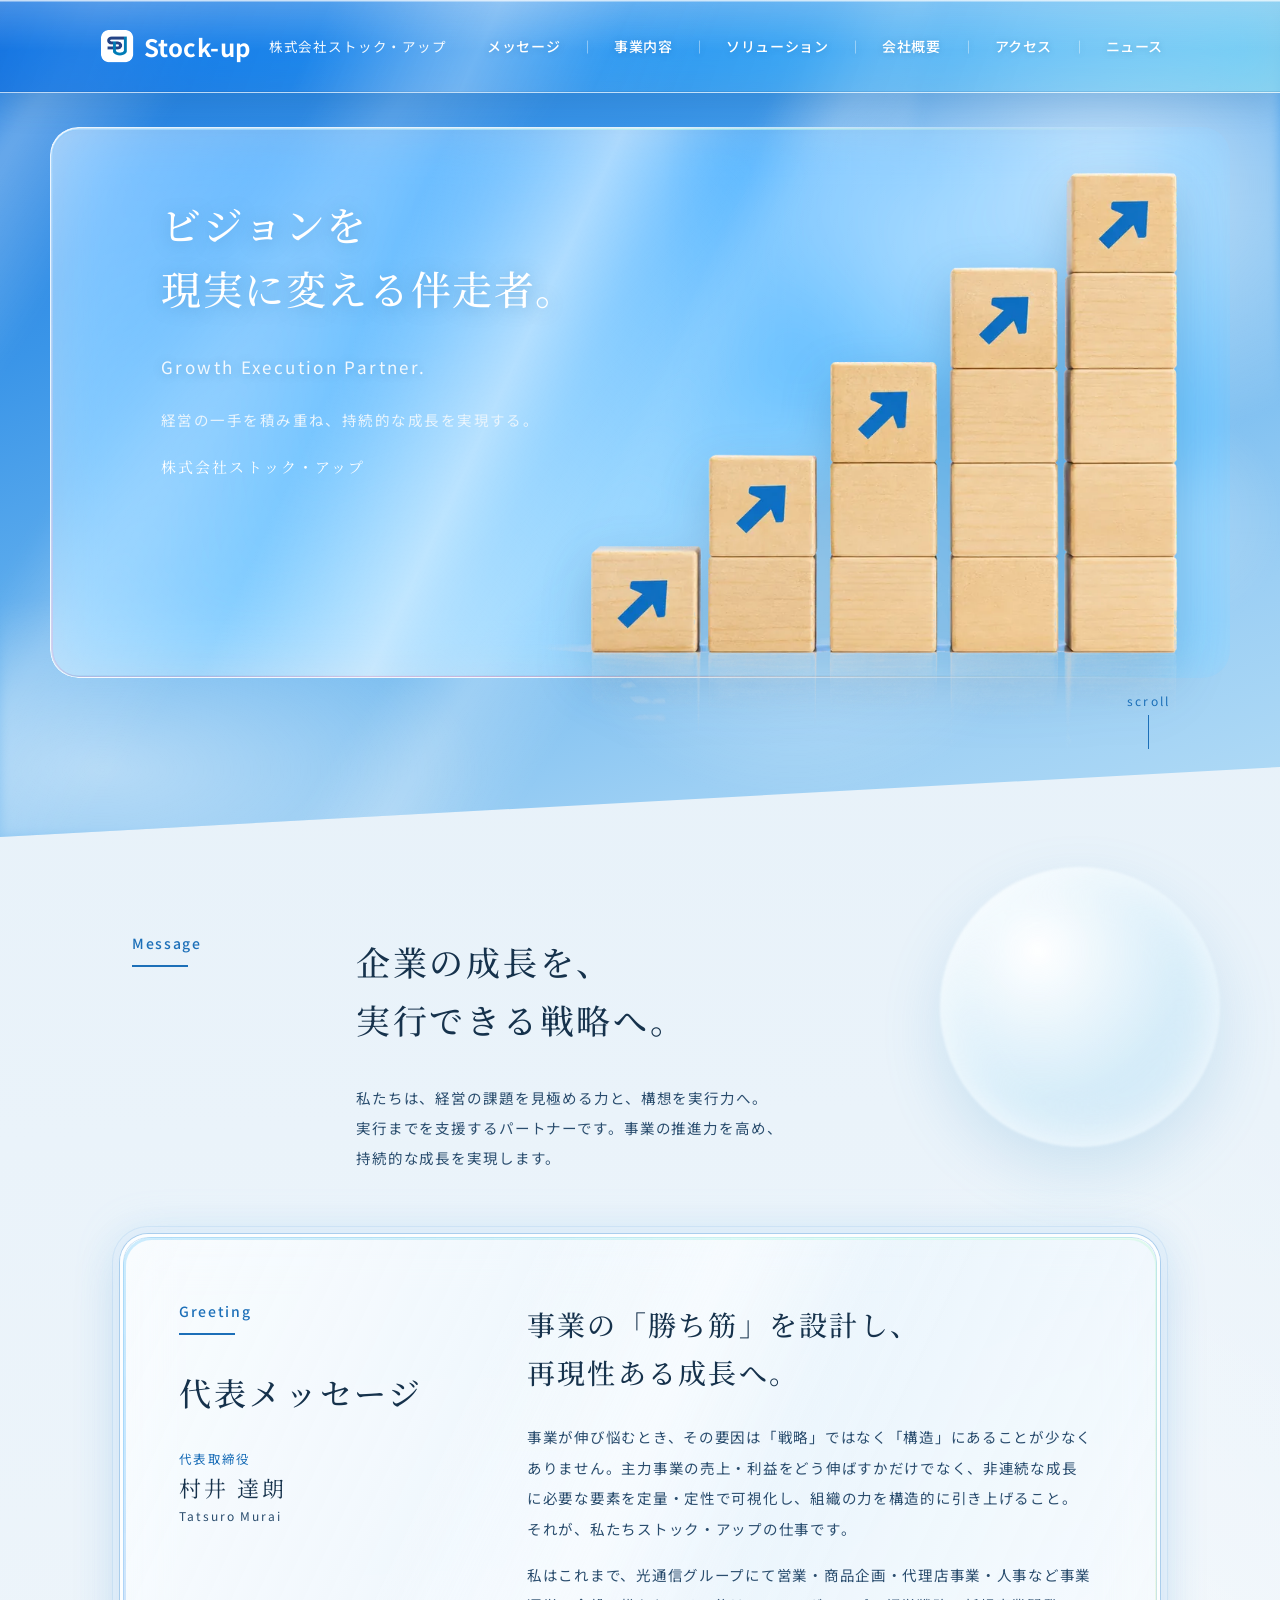
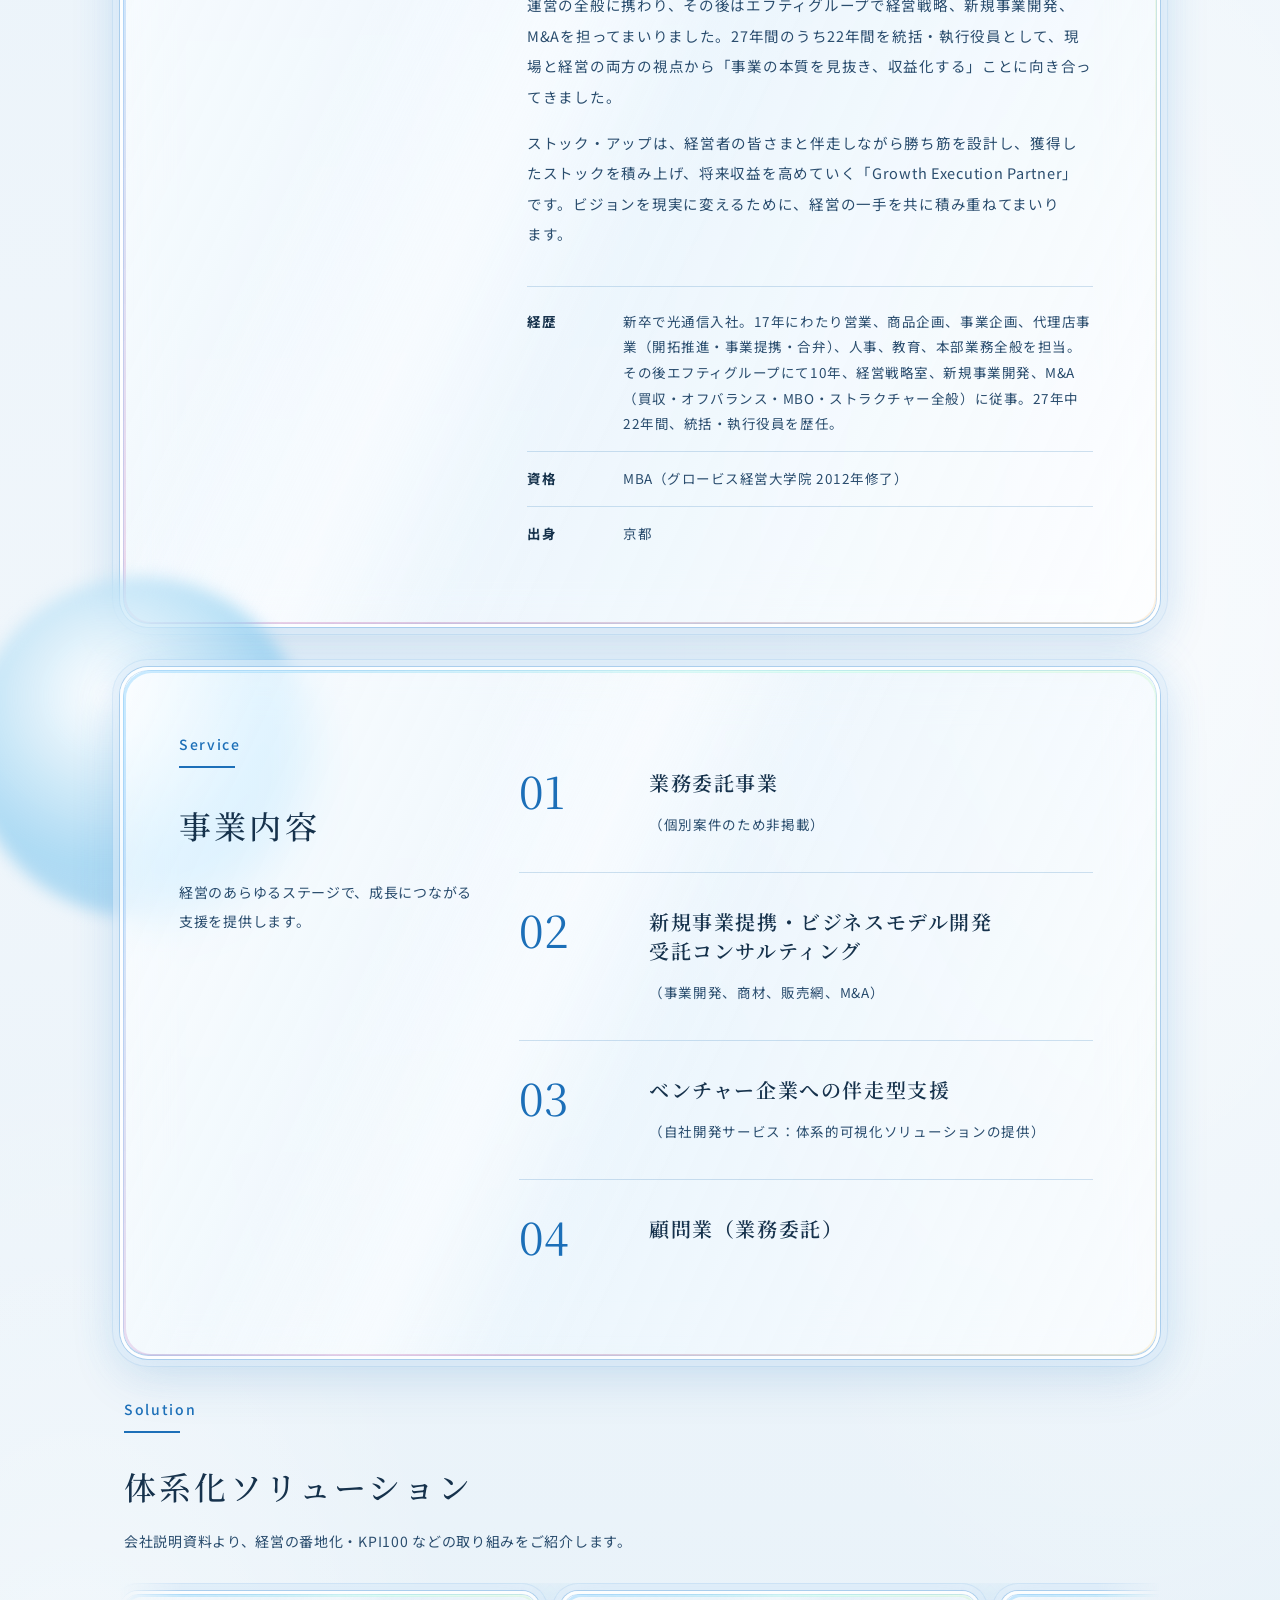
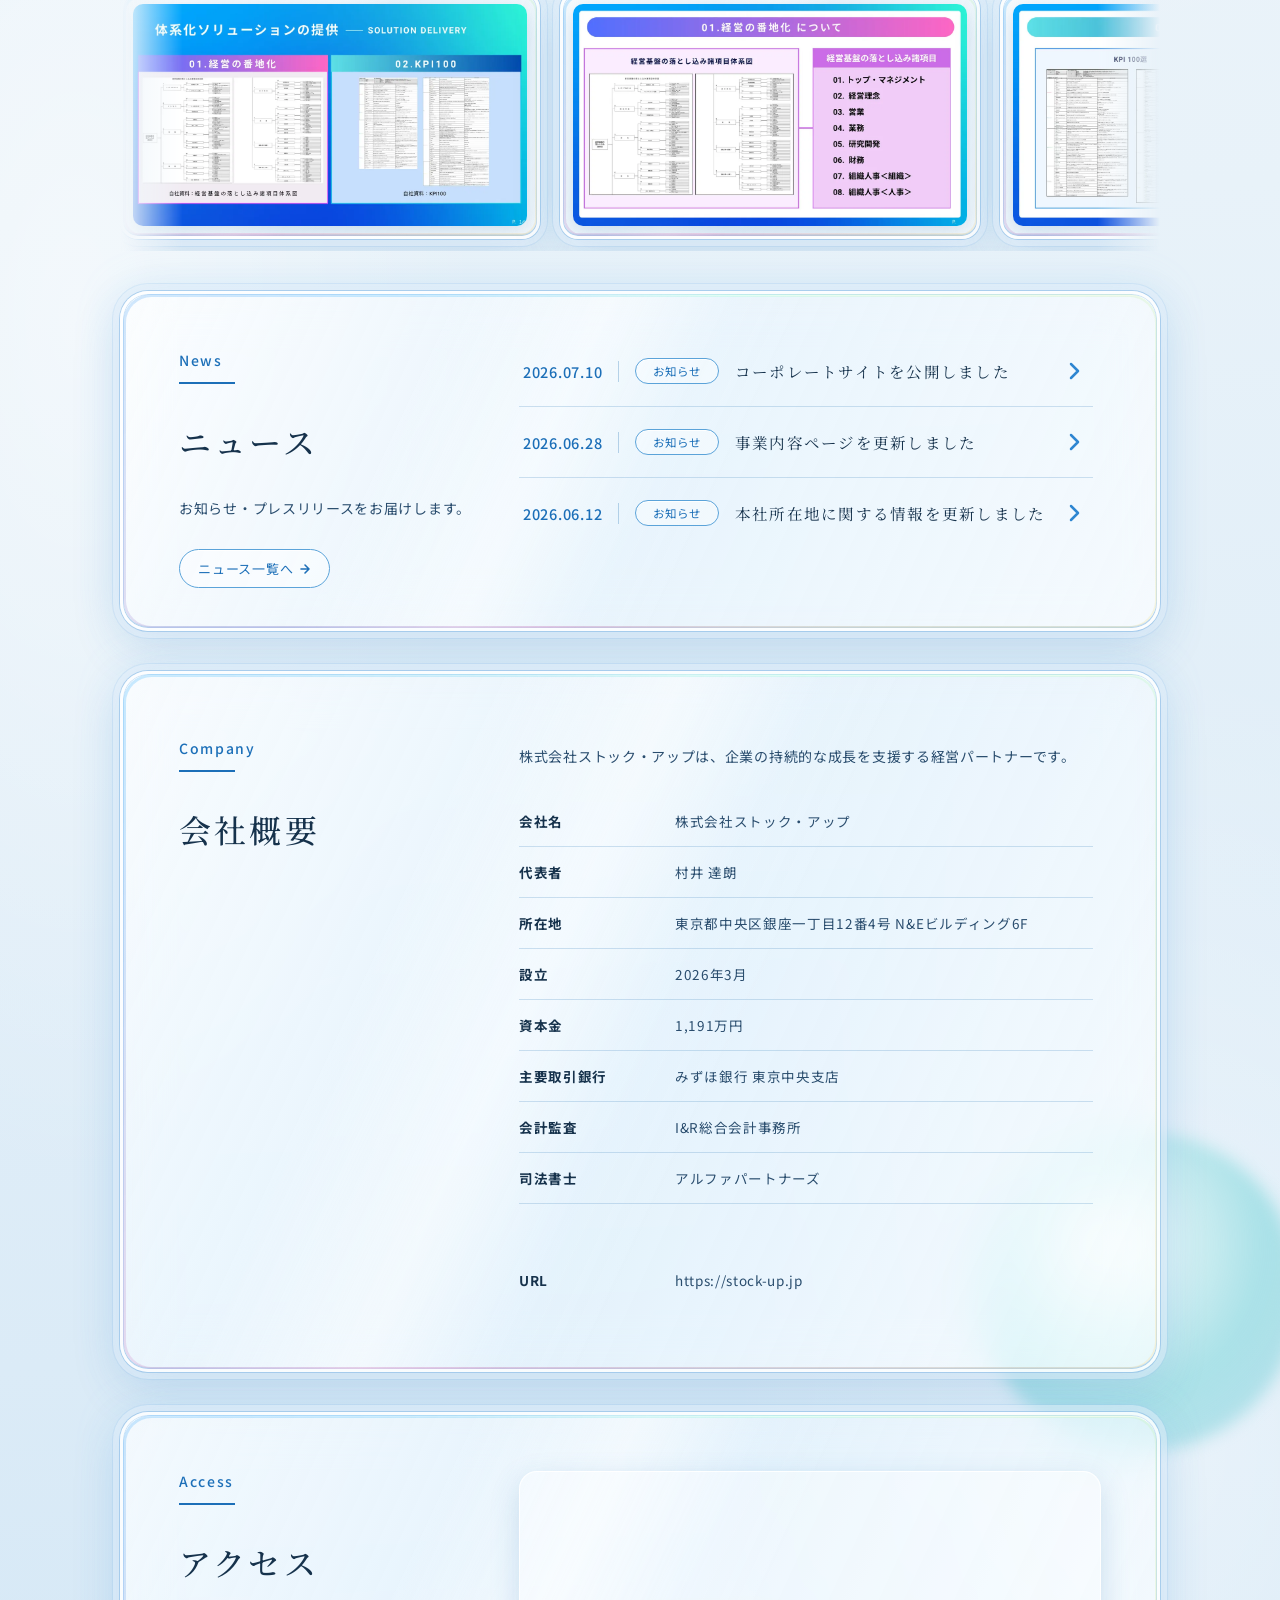
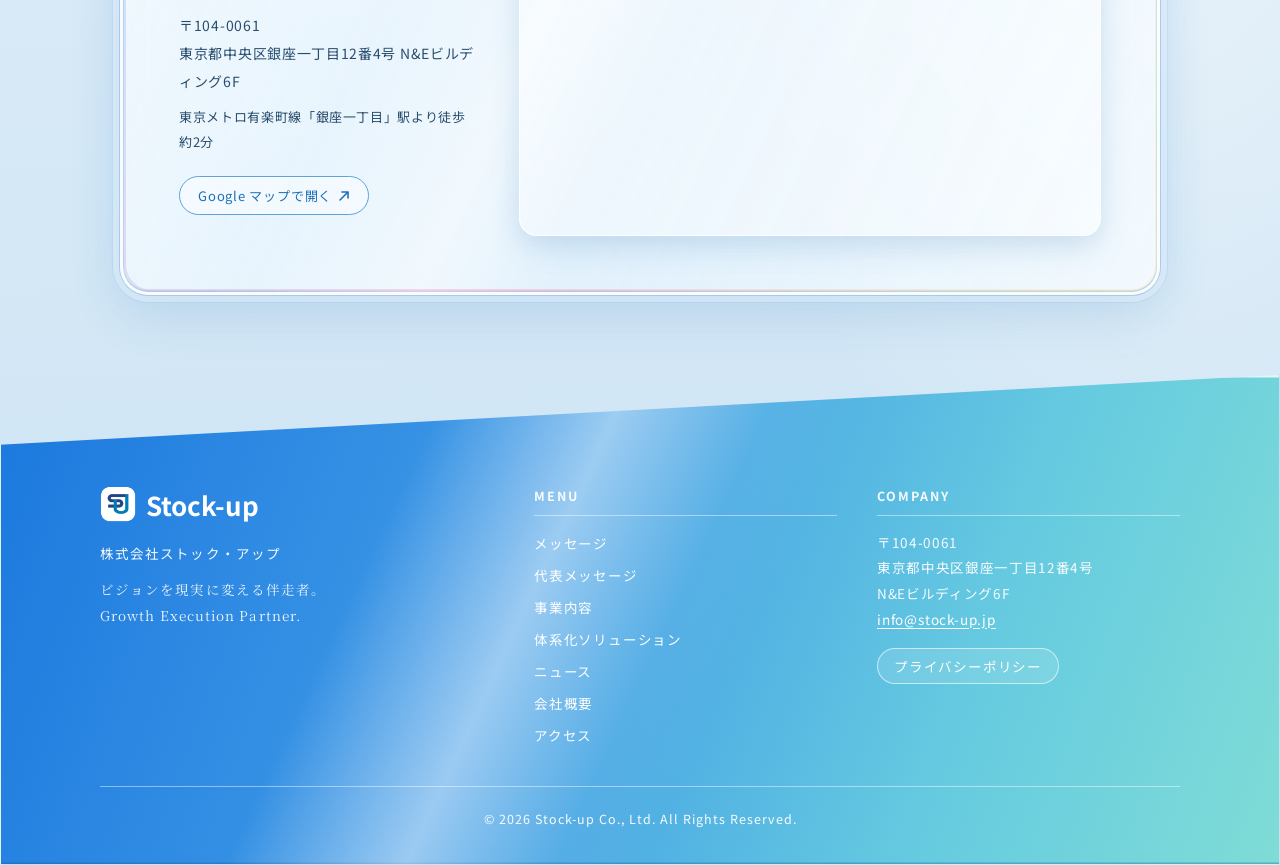
<file: index.html>
<!DOCTYPE html>
<html lang="ja">
<head>
<meta charset="utf-8">
<meta name="viewport" content="width=device-width, initial-scale=1">
<title>株式会社ストック・アップ | Stock-up</title>
<meta name="description" content="株式会社ストック・アップは、経営課題の整理から戦略策定・実行支援まで、企業の持続的な成長を支援する経営パートナーです。">
<link rel="canonical" href="https://stock-up.jp/">
<meta property="og:title" content="株式会社ストック・アップ | Stock-up">
<meta property="og:description" content="株式会社ストック・アップは、経営課題の整理から戦略策定・実行支援まで、企業の持続的な成長を支援する経営パートナーです。">
<meta property="og:type" content="website">
<meta property="og:url" content="https://stock-up.jp/">
<meta property="og:site_name" content="株式会社ストック・アップ">
<meta property="og:locale" content="ja_JP">
<meta property="og:image" content="https://stock-up.jp/assets/og.jpg">
<meta property="og:image:width" content="1200">
<meta property="og:image:height" content="630">
<meta name="twitter:card" content="summary_large_image">
<link rel="icon" type="image/png" sizes="32x32" href="/assets/favicon-32.png">
<link rel="icon" type="image/png" sizes="192x192" href="/assets/favicon-192.png">
<link rel="apple-touch-icon" href="/assets/apple-touch-icon.png">
<script type="application/ld+json">
{
  "@context": "https://schema.org",
  "@type": "Organization",
  "name": "株式会社ストック・アップ",
  "alternateName": ["株式会社STOCK-UP", "STOCK-UP, INC.", "ストックアップ"],
  "url": "https://stock-up.jp/",
  "logo": "https://stock-up.jp/assets/favicon-192.png",
  "address": {
    "@type": "PostalAddress",
    "postalCode": "104-0061",
    "addressRegion": "東京都",
    "addressLocality": "中央区",
    "streetAddress": "銀座一丁目12番4号 N&Eビルディング6F"
  }
}
</script>
<link rel="preconnect" href="https://fonts.googleapis.com">
<link rel="preconnect" href="https://fonts.gstatic.com" crossorigin>
<link href="https://fonts.googleapis.com/css2?family=Noto+Serif+JP:wght@400;500;600&amp;family=Noto+Sans+JP:wght@400;500;700&amp;display=swap" rel="stylesheet">
<link rel="stylesheet" href="css/style.css">
<style>
/* ローディング画面（最初に表示し、読み込み完了でフェードアウト） */
#loader{position:fixed;inset:0;z-index:9999;display:flex;flex-direction:column;align-items:center;justify-content:center;gap:22px;background:linear-gradient(160deg,#1b78de 0%,#3a95e8 35%,#6cb6ef 70%,#9ccff4 100%);transition:opacity .5s ease,visibility .5s ease}
#loader.is-done{opacity:0;visibility:hidden;pointer-events:none}
#loader .loader__logo{display:flex;align-items:center;gap:12px;color:#fff;font-family:'Noto Sans JP',-apple-system,BlinkMacSystemFont,sans-serif;font-size:26px;font-weight:700;letter-spacing:.02em;animation:loaderPulse 1.6s ease-in-out infinite}
#loader .loader__logo svg,#loader .loader__logo img{width:38px;height:38px;display:block}
#loader .loader__bar{width:140px;height:3px;border-radius:99px;background:rgba(255,255,255,.3);overflow:hidden}
#loader .loader__bar::after{content:'';display:block;width:100%;height:100%;border-radius:99px;background:#fff;transform-origin:left center;transform:scaleX(0);animation:loaderFill 4s cubic-bezier(.4,.1,.3,1) forwards}
#loader .loader__text{font-family:'Noto Sans JP',sans-serif;font-size:11px;letter-spacing:.24em;color:rgba(255,255,255,.85)}
@keyframes loaderPulse{0%,100%{opacity:1}50%{opacity:.6}}
@keyframes loaderFill{0%{transform:scaleX(0)}70%{transform:scaleX(.78)}100%{transform:scaleX(1)}}
html.is-loading{overflow:hidden}
@media (prefers-reduced-motion:reduce){#loader .loader__logo,#loader .loader__bar::after{animation:none}}
</style>
<script>
/* トップページを開く・再読み込みするたびにローディングを表示 */
document.documentElement.classList.add('is-loading');
</script>
</head>
<body class="page-home">

<!-- ローディング -->
<div id="loader" role="status" aria-live="polite" aria-label="読み込み中" hidden>
  <div class="loader__logo">
    <img src="/assets/logo-tile.png" width="30" height="30" alt="株式会社ストック・アップ ロゴ">
    <span>Stock-up</span>
  </div>
  <div class="loader__bar"></div>
  <p class="loader__text">LOADING</p>
</div>
<script>
(function(){
  var el=document.getElementById('loader');
  if(!document.documentElement.classList.contains('is-loading')){el.remove();return;}
  el.hidden=false;
  var start=Date.now(), MIN=4000, MAX=8000, done=false; /* 約4秒かけて表示 */
  function finish(){
    if(done) return; done=true;
    var wait=Math.max(0, MIN-(Date.now()-start));
    setTimeout(function(){
      el.classList.add('is-done');
      document.documentElement.classList.remove('is-loading');
      try{document.dispatchEvent(new CustomEvent('su:loaded'));}catch(e){var ev=document.createEvent('Event');ev.initEvent('su:loaded',true,true);document.dispatchEvent(ev);}
      setTimeout(function(){ if(el.parentNode) el.parentNode.removeChild(el); }, 600);
    }, wait);
  }
  window.addEventListener('load', finish);
  setTimeout(finish, MAX); /* 万一 load が遅くても最大5秒で解除 */
})();
</script>

<!-- ============================= 上部ブルーゾーン（ヘッダー＋ヒーロー） -->
<div class="hero-zone">
  <div class="hero-zone__glow"></div>
  <div class="hero-zone__rays"></div>
  <div class="hero-zone__edge"></div>

  <!-- ヘッダー -->
  <header class="site-header">
    <div class="site-header__inner">
      <a class="logo" href="#top">
        <img src="/assets/logo-tile.png" width="30" height="30" alt="株式会社ストック・アップ ロゴ">
        <span class="logo__name">Stock-up</span>
      </a>
      <span class="header__sub">株式会社ストック・アップ</span>

      <nav class="nav" aria-label="メインメニュー">
        <a class="nav__link" href="#message">メッセージ</a>
        <a class="nav__link" href="#service">事業内容</a>
        <a class="nav__link" href="#docs">ソリューション</a>
        <a class="nav__link" href="#company">会社概要</a>
        <a class="nav__link" href="#access">アクセス</a>
        <a class="nav__link" href="news.html">ニュース</a>
      </nav>

      <button class="burger" type="button" data-menu-open aria-expanded="false" aria-controls="mobile-menu" aria-label="メニューを開く">
        <svg width="22" height="16" viewBox="0 0 22 16" aria-hidden="true"><path d="M1 1 H21 M1 8 H21 M1 15 H21" stroke="#ffffff" stroke-width="2" stroke-linecap="round"></path></svg>
      </button>
    </div>
  </header>

  <!-- モバイルメニュー -->
  <div class="drawer-overlay" data-menu-overlay hidden></div>
  <div class="drawer" id="mobile-menu" data-menu-drawer role="dialog" aria-modal="true" aria-label="メニュー" hidden>
    <div class="drawer__head">
      <span class="drawer__logo">Stock-up</span>
      <button class="drawer__close" type="button" data-menu-close aria-label="メニューを閉じる">
        <svg width="16" height="16" viewBox="0 0 16 16" aria-hidden="true"><path d="M2 2 L14 14 M14 2 L2 14" stroke="#ffffff" stroke-width="2" stroke-linecap="round"></path></svg>
      </button>
    </div>
    <a class="drawer__link" href="#message">メッセージ</a>
    <a class="drawer__link" href="#service">事業内容</a>
    <a class="drawer__link" href="#docs">ソリューション</a>
    <a class="drawer__link" href="#company">会社概要</a>
    <a class="drawer__link" href="#access">アクセス</a>
    <a class="drawer__link" href="news.html">ニュース</a>
  </div>

  <!-- ヒーロー -->
  <div class="hero" id="top">
    <div class="hero-card">
      <div class="hero-card__text">
        <h1 class="hero-card__title">ビジョンを<br>現実に変える伴走者。</h1>
        <p class="hero-card__en">Growth Execution Partner.</p>
        <p class="hero-card__lead">経営の一手を積み重ね、持続的な成長を実現する。</p>
        <p class="hero-card__name">株式会社ストック・アップ</p>
      </div>
    </div>
    <div class="hero-card__image" role="img" aria-label="積み上げられた木のブロック"></div>
  </div>

  <!-- スクロールヒント -->
  <div class="scroll-hint">
    <div class="scroll-hint__body">
      <span class="scroll-hint__label">scroll</span>
      <div class="scroll-hint__bar"></div>
    </div>
  </div>
</div>

<!-- ============================= メッセージ -->
<section class="message" id="message">
  <div class="orb orb--sharp"></div>
  <div class="message__grid">
    <div>
      <p class="label">Message</p>
      <div class="label__rule"></div>
    </div>
    <div>
      <h2 class="message__title">企業の成長を、<br>実行できる戦略へ。</h2>
      <p class="message__body">私たちは、経営の課題を見極める力と、構想を実行力へ。<br>実行までを支援するパートナーです。事業の推進力を高め、<br>持続的な成長を実現します。</p>
    </div>
  </div>
</section>

<!-- ============================= 代表メッセージ -->
<section class="section section--greeting" id="greeting">
  <div class="glass-card greeting">
    <div class="greeting__side">
      <p class="label">Greeting</p>
      <div class="label__rule"></div>
      <h2 class="section-title">代表メッセージ</h2>
      <p class="greeting__name"><span class="greeting__role">代表取締役</span>村井 達朗</p>
      <p class="greeting__name-en">Tatsuro Murai</p>
    </div>

    <div class="greeting__main">
      <p class="greeting__headline">事業の「勝ち筋」を設計し、<br class="u-pc">再現性ある成長へ。</p>
      <div class="greeting__body">
        <p>事業が伸び悩むとき、その要因は「戦略」ではなく「構造」にあることが少なくありません。主力事業の売上・利益をどう伸ばすかだけでなく、非連続な成長に必要な要素を定量・定性で可視化し、組織の力を構造的に引き上げること。それが、私たちストック・アップの仕事です。</p>
        <p>私はこれまで、光通信グループにて営業・商品企画・代理店事業・人事など事業運営の全般に携わり、その後はエフティグループで経営戦略、新規事業開発、M&amp;Aを担ってまいりました。27年間のうち22年間を統括・執行役員として、現場と経営の両方の視点から「事業の本質を見抜き、収益化する」ことに向き合ってきました。</p>
        <p>ストック・アップは、経営者の皆さまと伴走しながら勝ち筋を設計し、獲得したストックを積み上げ、将来収益を高めていく「Growth Execution Partner」です。ビジョンを現実に変えるために、経営の一手を共に積み重ねてまいります。</p>
      </div>

      <dl class="greeting__profile">
        <div class="greeting__profile-row">
          <dt>経歴</dt>
          <dd>新卒で光通信入社。17年にわたり営業、商品企画、事業企画、代理店事業（開拓推進・事業提携・合弁）、人事、教育、本部業務全般を担当。その後エフティグループにて10年、経営戦略室、新規事業開発、M&amp;A（買収・オフバランス・MBO・ストラクチャー全般）に従事。27年中22年間、統括・執行役員を歴任。</dd>
        </div>
        <div class="greeting__profile-row">
          <dt>資格</dt>
          <dd>MBA（グロービス経営大学院 2012年修了）</dd>
        </div>
        <div class="greeting__profile-row">
          <dt>出身</dt>
          <dd>京都</dd>
        </div>
      </dl>
    </div>
  </div>
</section>

<!-- ============================= 事業内容 -->
<section class="section section--service" id="service">
  <div class="orb orb--soft"></div>
  <div class="glass-card section__card">
    <div class="section__heading">
      <p class="label">Service</p>
      <div class="label__rule"></div>
      <h2 class="section-title">事業内容</h2>
      <p class="section__heading-lead">経営のあらゆるステージで、成長につながる支援を提供します。</p>
    </div>
    <div class="stack">
      <div class="service-row">
        <span class="service-row__num">01</span>
        <div>
          <h3 class="service-row__title">業務委託事業</h3>
          <p class="service-row__body">（個別案件のため非掲載）</p>
        </div>
      </div>
      <div class="service-row">
        <span class="service-row__num">02</span>
        <div>
          <h3 class="service-row__title"><span class="u-nowrap">新規事業提携・</span><span class="u-nowrap">ビジネスモデル開発</span><br><span class="u-nowrap">受託コンサルティング</span></h3>
          <p class="service-row__body">（事業開発、商材、販売網、M&amp;A）</p>
        </div>
      </div>
      <div class="service-row">
        <span class="service-row__num">03</span>
        <div>
          <h3 class="service-row__title"><span class="u-nowrap">ベンチャー企業への</span><span class="u-nowrap">伴走型支援</span></h3>
          <p class="service-row__body">（自社開発サービス：体系的可視化ソリューションの提供）</p>
        </div>
      </div>
      <div class="service-row">
        <span class="service-row__num">04</span>
        <div>
          <h3 class="service-row__title">顧問業（業務委託）</h3>
        </div>
      </div>
    </div>
  </div>
</section>

<!-- ============================= 資料（横スクロール） -->
<section class="section section--docs" id="docs">
  <div class="docs__head">
    <p class="label">Solution</p>
    <div class="label__rule"></div>
    <h2 class="section-title">体系化ソリューション</h2>
    <p class="docs__lead">会社説明資料より、経営の番地化・KPI100 などの取り組みをご紹介します。</p>
  </div>

  <div class="marquee" data-marquee aria-label="会社説明資料スライド（自動でスクロールします）">
    <div class="marquee__group">
      <figure class="marquee__item glass-card"><img src="assets/docs/slide-p14.webp" alt="体系化ソリューションの提供：経営の番地化とKPI100" width="1200" height="675" decoding="async"></figure>
      <figure class="marquee__item glass-card"><img src="assets/docs/slide-p15.webp" alt="経営の番地化について：経営基盤の落とし込み諸項目体系図" width="1200" height="675" decoding="async"></figure>
      <figure class="marquee__item glass-card"><img src="assets/docs/slide-p30.webp" alt="KPI100について：企業価値UP KPI100選のカテゴリー" width="1200" height="675" decoding="async"></figure>
      <figure class="marquee__item glass-card"><img src="assets/docs/slide-p44.webp" alt="このままのやり方で、事業は伸び続けますか？ 事業成長を止める要因は戦略ではなく構造にあるかもしれません" width="1200" height="675" decoding="async"></figure>
    </div>
    <div class="marquee__group" aria-hidden="true">
      <figure class="marquee__item glass-card"><img src="assets/docs/slide-p14.webp" alt="" width="1200" height="675" decoding="async"></figure>
      <figure class="marquee__item glass-card"><img src="assets/docs/slide-p15.webp" alt="" width="1200" height="675" decoding="async"></figure>
      <figure class="marquee__item glass-card"><img src="assets/docs/slide-p30.webp" alt="" width="1200" height="675" decoding="async"></figure>
      <figure class="marquee__item glass-card"><img src="assets/docs/slide-p44.webp" alt="" width="1200" height="675" decoding="async"></figure>
    </div>
  </div>
</section>

<!-- ============================= ニュース（最新3件） -->
<section class="section section--news" id="news">
  <div class="glass-card section__card home-news">
    <div class="section__heading">
      <p class="label">News</p>
      <div class="label__rule"></div>
      <h2 class="section-title">ニュース</h2>
      <p class="section__heading-lead">お知らせ・プレスリリースをお届けします。</p>
      <a class="home-news__more" href="news.html">ニュース一覧へ
        <svg width="12" height="12" viewBox="0 0 12 12" aria-hidden="true"><path d="M2 6 H10 M6 2 L10 6 L6 10" stroke="currentColor" stroke-width="1.6" stroke-linecap="round" stroke-linejoin="round" fill="none"></path></svg>
      </a>
    </div>
    <div class="stack home-news__list">
      <a class="news-row" href="news/2026-07-10.html">
        <time class="news-row__date" datetime="2026-07-10">2026.07.10</time>
        <span class="tag news-row__tag">お知らせ</span>
        <span class="news-row__title">コーポレートサイトを公開しました</span>
        <svg class="news-row__arrow" width="11" height="18" viewBox="0 0 11 18" aria-hidden="true"><path d="M2 2 L9 9 L2 16" stroke="#2e86d1" stroke-width="2.5" stroke-linecap="round" stroke-linejoin="round" fill="none"></path></svg>
      </a>
      <a class="news-row" href="news/2026-06-28.html">
        <time class="news-row__date" datetime="2026-06-28">2026.06.28</time>
        <span class="tag news-row__tag">お知らせ</span>
        <span class="news-row__title">事業内容ページを更新しました</span>
        <svg class="news-row__arrow" width="11" height="18" viewBox="0 0 11 18" aria-hidden="true"><path d="M2 2 L9 9 L2 16" stroke="#2e86d1" stroke-width="2.5" stroke-linecap="round" stroke-linejoin="round" fill="none"></path></svg>
      </a>
      <a class="news-row" href="news/2026-06-12.html">
        <time class="news-row__date" datetime="2026-06-12">2026.06.12</time>
        <span class="tag news-row__tag">お知らせ</span>
        <span class="news-row__title">本社所在地に関する情報を更新しました</span>
        <svg class="news-row__arrow" width="11" height="18" viewBox="0 0 11 18" aria-hidden="true"><path d="M2 2 L9 9 L2 16" stroke="#2e86d1" stroke-width="2.5" stroke-linecap="round" stroke-linejoin="round" fill="none"></path></svg>
      </a>
    </div>
  </div>
</section>

<!-- ============================= 会社概要 -->
<section class="section section--company" id="company">
  <div class="orb orb--teal"></div>
  <div class="glass-card section__card">
    <div class="section__heading">
      <p class="label">Company</p>
      <div class="label__rule"></div>
      <h2 class="section-title">会社概要</h2>
    </div>
    <div>
      <p class="company__lead">株式会社ストック・アップは、企業の持続的な成長を支援する経営パートナーです。</p>
      <div class="stack">
        <div class="company-row">
          <span class="company-row__label">会社名</span>
          <span class="company-row__value">株式会社ストック・アップ</span>
        </div>
        <div class="company-row">
          <span class="company-row__label">代表者</span>
          <span class="company-row__value">村井 達朗</span>
        </div>
        <div class="company-row">
          <span class="company-row__label">所在地</span>
          <span class="company-row__value">東京都中央区銀座一丁目12番4号 N&amp;Eビルディング6F</span>
        </div>
        <div class="company-row">
          <span class="company-row__label">設立</span>
          <span class="company-row__value">2026年3月</span>
        </div>
        <div class="company-row">
          <span class="company-row__label">資本金</span>
          <span class="company-row__value">1,191万円</span>
        </div>
        <div class="company-row">
          <span class="company-row__label">主要取引銀行</span>
          <span class="company-row__value">みずほ銀行 東京中央支店</span>
        </div>
        <div class="company-row">
          <span class="company-row__label">会計監査</span>
          <span class="company-row__value">I&amp;R総合会計事務所</span>
        </div>
        <div class="company-row">
          <span class="company-row__label">司法書士</span>
          <span class="company-row__value">アルファパートナーズ</span>
        </div>
        <div class="company-row">
          <span class="company-row__label">Email</span>
          <span class="company-row__value">info@stock-up.jp</span>
        </div>
        <div class="company-row">
          <span class="company-row__label">URL</span>
          <span class="company-row__value">https://stock-up.jp</span>
        </div>
      </div>
    </div>
  </div>
</section>

<!-- ============================= アクセス（Google マップ） -->
<section class="section section--access" id="access">
  <div class="glass-card access__card">
    <div class="access__head">
      <p class="label">Access</p>
      <div class="label__rule"></div>
      <h2 class="section-title">アクセス</h2>
      <p class="access__address">〒104-0061<br>東京都中央区銀座一丁目12番4号 N&amp;Eビルディング6F</p>
      <p class="access__note">東京メトロ有楽町線「銀座一丁目」駅より徒歩約2分</p>
      <a class="access__link" href="https://www.google.com/maps/search/?api=1&amp;query=%E6%9D%B1%E4%BA%AC%E9%83%BD%E4%B8%AD%E5%A4%AE%E5%8C%BA%E9%8A%80%E5%BA%A7%E4%B8%80%E4%B8%81%E7%9B%AE12%E7%95%AA4%E5%8F%B7+N%26E%E3%83%93%E3%83%AB%E3%83%87%E3%82%A3%E3%83%B3%E3%82%B0" target="_blank" rel="noopener">Google マップで開く
        <svg width="12" height="12" viewBox="0 0 12 12" aria-hidden="true"><path d="M2 10 L10 2 M4 2 H10 V8" stroke="currentColor" stroke-width="1.6" stroke-linecap="round" stroke-linejoin="round" fill="none"></path></svg>
      </a>
    </div>
    <div class="access__map">
      <iframe
        src="https://www.google.com/maps?q=%E6%9D%B1%E4%BA%AC%E9%83%BD%E4%B8%AD%E5%A4%AE%E5%8C%BA%E9%8A%80%E5%BA%A7%E4%B8%80%E4%B8%81%E7%9B%AE12%E7%95%AA4%E5%8F%B7+N%26E%E3%83%93%E3%83%AB%E3%83%87%E3%82%A3%E3%83%B3%E3%82%B0&amp;hl=ja&amp;z=17&amp;output=embed"
        title="株式会社ストック・アップ 所在地の地図"
        loading="lazy"
        allowfullscreen
        referrerpolicy="no-referrer-when-downgrade"></iframe>
    </div>
  </div>
</section>

<!-- ============================= フッター -->
<footer class="site-footer">
  <div class="site-footer__grid">
    <div class="site-footer__brand">
      <a class="site-footer__logo" href="index.html">
        <img src="/assets/logo-tile.png" width="30" height="30" alt="株式会社ストック・アップ ロゴ">
        <span class="site-footer__logo-name">Stock-up</span>
      </a>
      <p class="site-footer__company">株式会社ストック・アップ</p>
      <p class="site-footer__tagline">ビジョンを現実に変える伴走者。<br>Growth Execution Partner.</p>
    </div>
    <div class="site-footer__col">
      <p class="site-footer__heading">Menu</p>
      <ul class="site-footer__list">
        <li><a href="index.html#message">メッセージ</a></li>
        <li><a href="index.html#greeting">代表メッセージ</a></li>
        <li><a href="index.html#service">事業内容</a></li>
        <li><a href="index.html#docs">体系化ソリューション</a></li>
        <li><a href="news.html">ニュース</a></li>
        <li><a href="index.html#company">会社概要</a></li>
        <li><a href="index.html#access">アクセス</a></li>
      </ul>
    </div>
    <div class="site-footer__col">
      <p class="site-footer__heading">Company</p>
      <address class="site-footer__address">
        〒104-0061<br>
        東京都中央区銀座一丁目12番4号<br>
        N&amp;Eビルディング6F<br>
        <a href="mailto:info@stock-up.jp">info@stock-up.jp</a>
      </address>
      <a class="site-footer__policy" href="privacy.html">プライバシーポリシー</a>
    </div>
  </div>
  <div class="site-footer__rule"></div>
  <p class="site-footer__copy">© 2026 Stock-up Co., Ltd. All Rights Reserved.</p>
</footer>

<script src="js/main.js"></script>
</body>
</html>
</file>
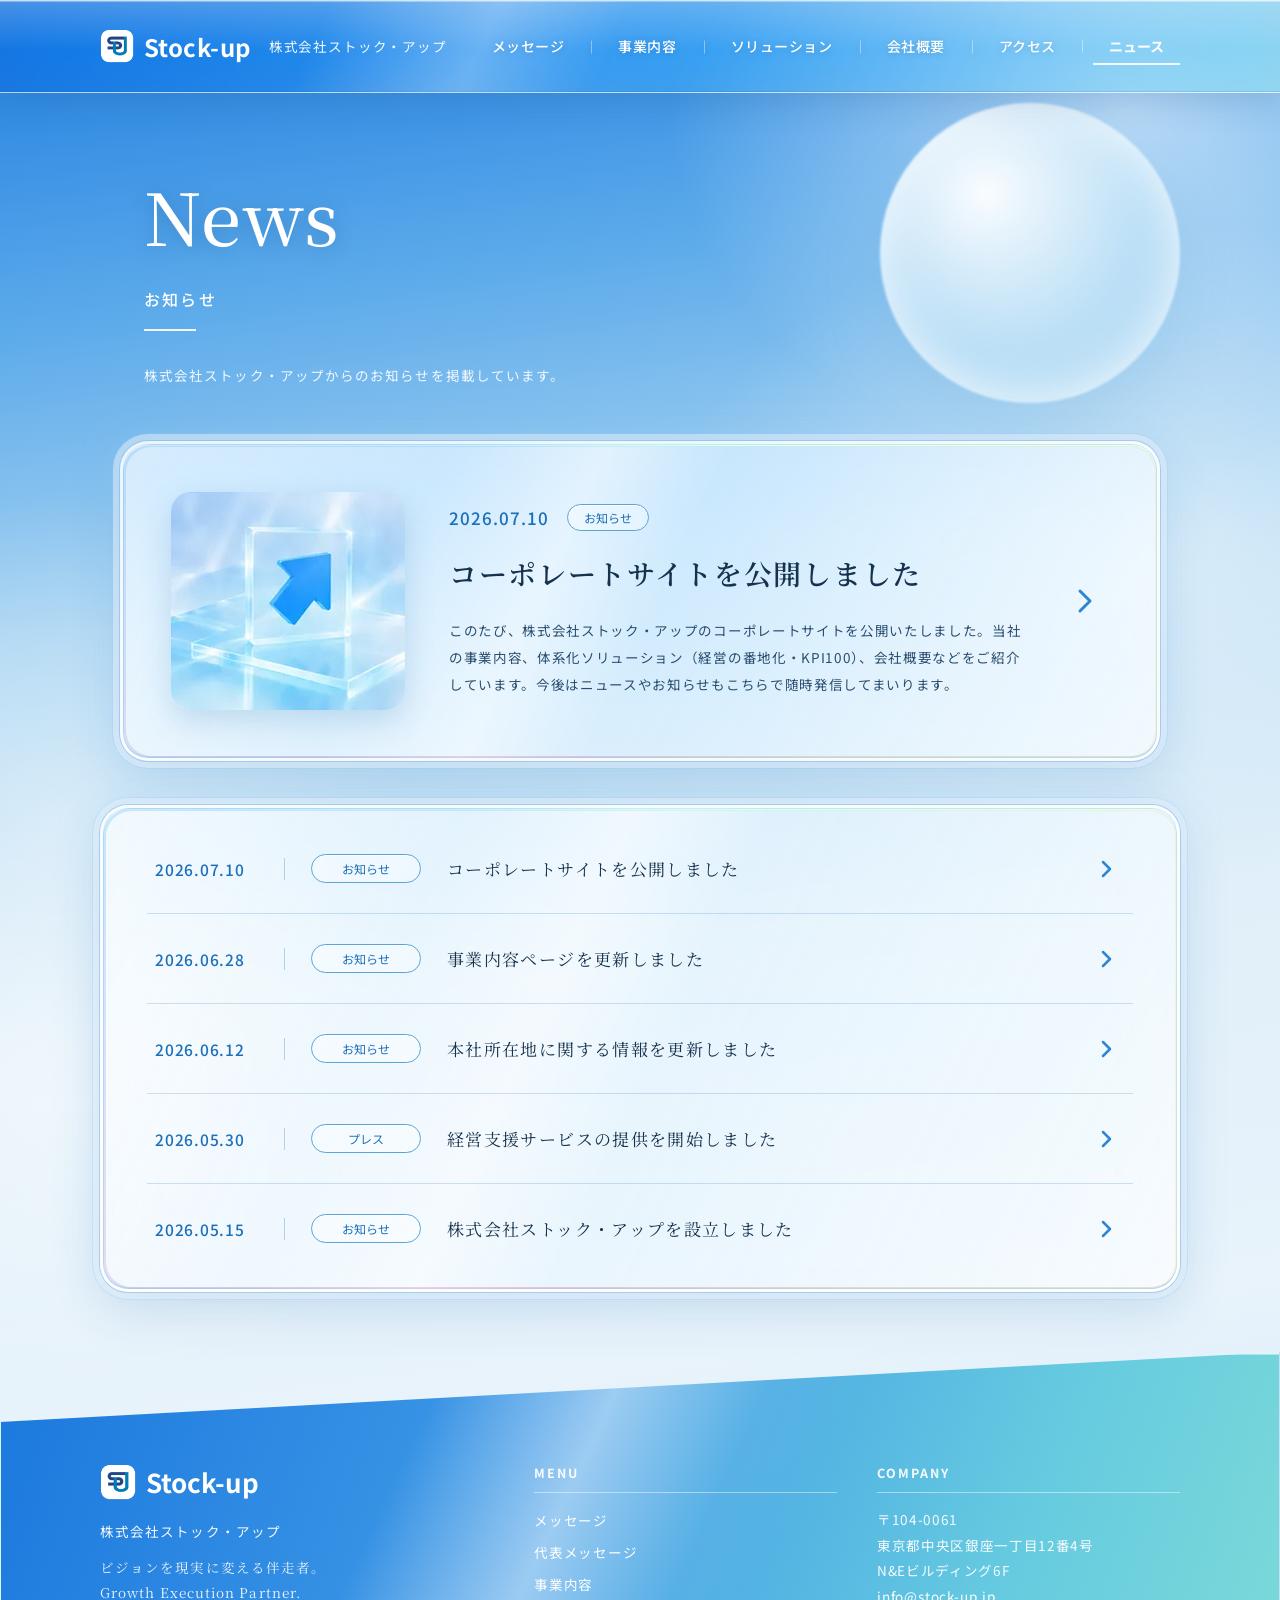
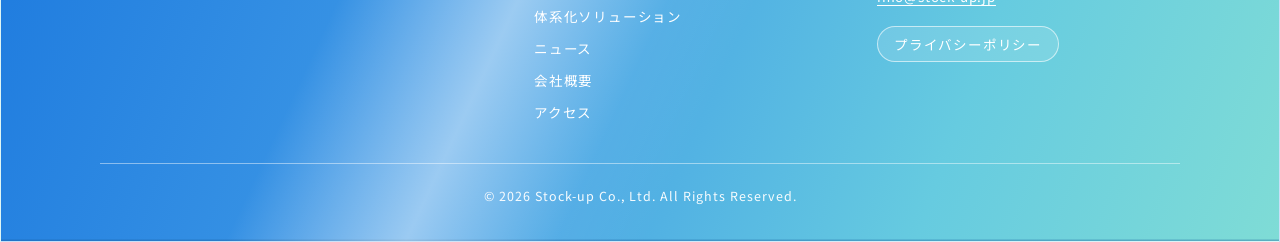
<file: news.html>
<!DOCTYPE html>
<html lang="ja">
<head>
<meta charset="utf-8">
<meta name="viewport" content="width=device-width, initial-scale=1">
<title>ニュース | 株式会社ストック・アップ</title>
<meta name="description" content="株式会社ストック・アップからのお知らせ・プレスリリースを掲載しています。">
<link rel="canonical" href="https://stock-up.jp/news.html">
<meta property="og:title" content="ニュース | 株式会社ストック・アップ">
<meta property="og:description" content="株式会社ストック・アップからのお知らせ・プレスリリースを掲載しています。">
<meta property="og:type" content="website">
<meta property="og:url" content="https://stock-up.jp/news.html">
<meta property="og:site_name" content="株式会社ストック・アップ">
<meta property="og:locale" content="ja_JP">
<meta property="og:image" content="https://stock-up.jp/assets/og.jpg">
<meta property="og:image:width" content="1200">
<meta property="og:image:height" content="630">
<meta name="twitter:card" content="summary_large_image">
<link rel="icon" type="image/png" sizes="32x32" href="/assets/favicon-32.png">
<link rel="icon" type="image/png" sizes="192x192" href="/assets/favicon-192.png">
<link rel="apple-touch-icon" href="/assets/apple-touch-icon.png">
<link rel="preconnect" href="https://fonts.googleapis.com">
<link rel="preconnect" href="https://fonts.gstatic.com" crossorigin>
<link href="https://fonts.googleapis.com/css2?family=Noto+Serif+JP:wght@400;500;600&amp;family=Noto+Sans+JP:wght@400;500;700&amp;display=swap" rel="stylesheet">
<link rel="stylesheet" href="css/style.css">
</head>
<body class="page-news">

<div class="news-page">
  <div class="news-page__glow"></div>

  <!-- ============================= ヘッダー -->
  <header class="site-header">
    <div class="site-header__inner">
      <a class="logo" href="index.html">
        <img src="/assets/logo-tile.png" width="30" height="30" alt="株式会社ストック・アップ ロゴ">
        <span class="logo__name">Stock-up</span>
      </a>
      <span class="header__sub">株式会社ストック・アップ</span>

      <nav class="nav" aria-label="メインメニュー">
        <a class="nav__link" href="index.html#message">メッセージ</a>
        <a class="nav__link" href="index.html#service">事業内容</a>
        <a class="nav__link" href="index.html#docs">ソリューション</a>
        <a class="nav__link" href="index.html#company">会社概要</a>
        <a class="nav__link" href="index.html#access">アクセス</a>
        <span class="nav__current" aria-current="page">ニュース</span>
      </nav>

      <button class="burger" type="button" data-menu-open aria-expanded="false" aria-controls="mobile-menu" aria-label="メニューを開く">
        <svg width="22" height="16" viewBox="0 0 22 16" aria-hidden="true"><path d="M1 1 H21 M1 8 H21 M1 15 H21" stroke="#ffffff" stroke-width="2" stroke-linecap="round"></path></svg>
      </button>
    </div>
  </header>

  <!-- モバイルメニュー -->
  <div class="drawer-overlay" data-menu-overlay hidden></div>
  <div class="drawer" id="mobile-menu" data-menu-drawer role="dialog" aria-modal="true" aria-label="メニュー" hidden>
    <div class="drawer__head">
      <span class="drawer__logo">Stock-up</span>
      <button class="drawer__close" type="button" data-menu-close aria-label="メニューを閉じる">
        <svg width="16" height="16" viewBox="0 0 16 16" aria-hidden="true"><path d="M2 2 L14 14 M14 2 L2 14" stroke="#ffffff" stroke-width="2" stroke-linecap="round"></path></svg>
      </button>
    </div>
    <a class="drawer__link" href="index.html#message">メッセージ</a>
    <a class="drawer__link" href="index.html#service">事業内容</a>
    <a class="drawer__link" href="index.html#docs">ソリューション</a>
    <a class="drawer__link" href="index.html#company">会社概要</a>
    <a class="drawer__link" href="index.html#access">アクセス</a>
    <span class="drawer__current" aria-current="page">ニュース（現在のページ）</span>
  </div>

  <!-- ============================= ページヒーロー -->
  <div class="news-hero">
    <div class="orb orb--sharp"></div>
    <h1 class="news-hero__title">News</h1>
    <p class="news-hero__ja">お知らせ</p>
    <div class="news-hero__rule"></div>
    <p class="news-hero__lead">株式会社ストック・アップからのお知らせを掲載しています。</p>
  </div>

  <!-- ============================= 注目記事 -->
  <div class="featured">
    <a class="glass-card featured__card" href="news/2026-07-10.html">
      <img class="featured__image" src="assets/news-thumb2.webp" alt="コーポレートサイト公開のお知らせ">
      <div>
        <div class="featured__meta">
          <span class="featured__date">2026.07.10</span>
          <span class="tag">お知らせ</span>
        </div>
        <h2 class="featured__title">コーポレートサイトを公開しました</h2>
        <p class="featured__body">このたび、株式会社ストック・アップのコーポレートサイトを公開いたしました。当社の事業内容、体系化ソリューション（経営の番地化・KPI100）、会社概要などをご紹介しています。今後はニュースやお知らせもこちらで随時発信してまいります。</p>
      </div>
      <svg class="featured__arrow" width="16" height="26" viewBox="0 0 16 26" aria-hidden="true"><path d="M3 3 L13 13 L3 23" stroke="#2e86d1" stroke-width="3" stroke-linecap="round" stroke-linejoin="round" fill="none"></path></svg>
    </a>
  </div>

  <!-- ============================= 記事一覧 -->
  <div class="glass-card news-list">
    <a class="news-row" href="news/2026-07-10.html">
      <span class="news-row__date">2026.07.10</span>
      <span class="tag news-row__tag">お知らせ</span>
      <span class="news-row__title">コーポレートサイトを公開しました</span>
      <svg class="news-row__arrow" width="11" height="18" viewBox="0 0 11 18" aria-hidden="true"><path d="M2 2 L9 9 L2 16" stroke="#2e86d1" stroke-width="2.5" stroke-linecap="round" stroke-linejoin="round" fill="none"></path></svg>
    </a>
    <a class="news-row" href="news/2026-06-28.html">
      <span class="news-row__date">2026.06.28</span>
      <span class="tag news-row__tag">お知らせ</span>
      <span class="news-row__title">事業内容ページを更新しました</span>
      <svg class="news-row__arrow" width="11" height="18" viewBox="0 0 11 18" aria-hidden="true"><path d="M2 2 L9 9 L2 16" stroke="#2e86d1" stroke-width="2.5" stroke-linecap="round" stroke-linejoin="round" fill="none"></path></svg>
    </a>
    <a class="news-row" href="news/2026-06-12.html">
      <span class="news-row__date">2026.06.12</span>
      <span class="tag news-row__tag">お知らせ</span>
      <span class="news-row__title">本社所在地に関する情報を更新しました</span>
      <svg class="news-row__arrow" width="11" height="18" viewBox="0 0 11 18" aria-hidden="true"><path d="M2 2 L9 9 L2 16" stroke="#2e86d1" stroke-width="2.5" stroke-linecap="round" stroke-linejoin="round" fill="none"></path></svg>
    </a>
    <a class="news-row" href="news/2026-05-30.html">
      <span class="news-row__date">2026.05.30</span>
      <span class="tag news-row__tag">プレス</span>
      <span class="news-row__title">経営支援サービスの提供を開始しました</span>
      <svg class="news-row__arrow" width="11" height="18" viewBox="0 0 11 18" aria-hidden="true"><path d="M2 2 L9 9 L2 16" stroke="#2e86d1" stroke-width="2.5" stroke-linecap="round" stroke-linejoin="round" fill="none"></path></svg>
    </a>
    <a class="news-row" href="news/2026-05-15.html">
      <span class="news-row__date">2026.05.15</span>
      <span class="tag news-row__tag">お知らせ</span>
      <span class="news-row__title">株式会社ストック・アップを設立しました</span>
      <svg class="news-row__arrow" width="11" height="18" viewBox="0 0 11 18" aria-hidden="true"><path d="M2 2 L9 9 L2 16" stroke="#2e86d1" stroke-width="2.5" stroke-linecap="round" stroke-linejoin="round" fill="none"></path></svg>
    </a>
  </div>

  <!-- ============================= フッター -->
  <footer class="site-footer">
    <div class="site-footer__grid">
      <div class="site-footer__brand">
        <a class="site-footer__logo" href="index.html">
          <img src="/assets/logo-tile.png" width="30" height="30" alt="株式会社ストック・アップ ロゴ">
          <span class="site-footer__logo-name">Stock-up</span>
        </a>
        <p class="site-footer__company">株式会社ストック・アップ</p>
        <p class="site-footer__tagline">ビジョンを現実に変える伴走者。<br>Growth Execution Partner.</p>
      </div>
      <div class="site-footer__col">
        <p class="site-footer__heading">Menu</p>
        <ul class="site-footer__list">
          <li><a href="index.html#message">メッセージ</a></li>
          <li><a href="index.html#greeting">代表メッセージ</a></li>
          <li><a href="index.html#service">事業内容</a></li>
          <li><a href="index.html#docs">体系化ソリューション</a></li>
          <li><a href="news.html">ニュース</a></li>
          <li><a href="index.html#company">会社概要</a></li>
          <li><a href="index.html#access">アクセス</a></li>
        </ul>
      </div>
      <div class="site-footer__col">
        <p class="site-footer__heading">Company</p>
        <address class="site-footer__address">
          〒104-0061<br>
          東京都中央区銀座一丁目12番4号<br>
          N&amp;Eビルディング6F<br>
          <a href="mailto:info@stock-up.jp">info@stock-up.jp</a>
        </address>
        <a class="site-footer__policy" href="privacy.html">プライバシーポリシー</a>
      </div>
    </div>
    <div class="site-footer__rule"></div>
    <p class="site-footer__copy">© 2026 Stock-up Co., Ltd. All Rights Reserved.</p>
  </footer>
</div>

<script src="js/main.js"></script>
</body>
</html>
</file>
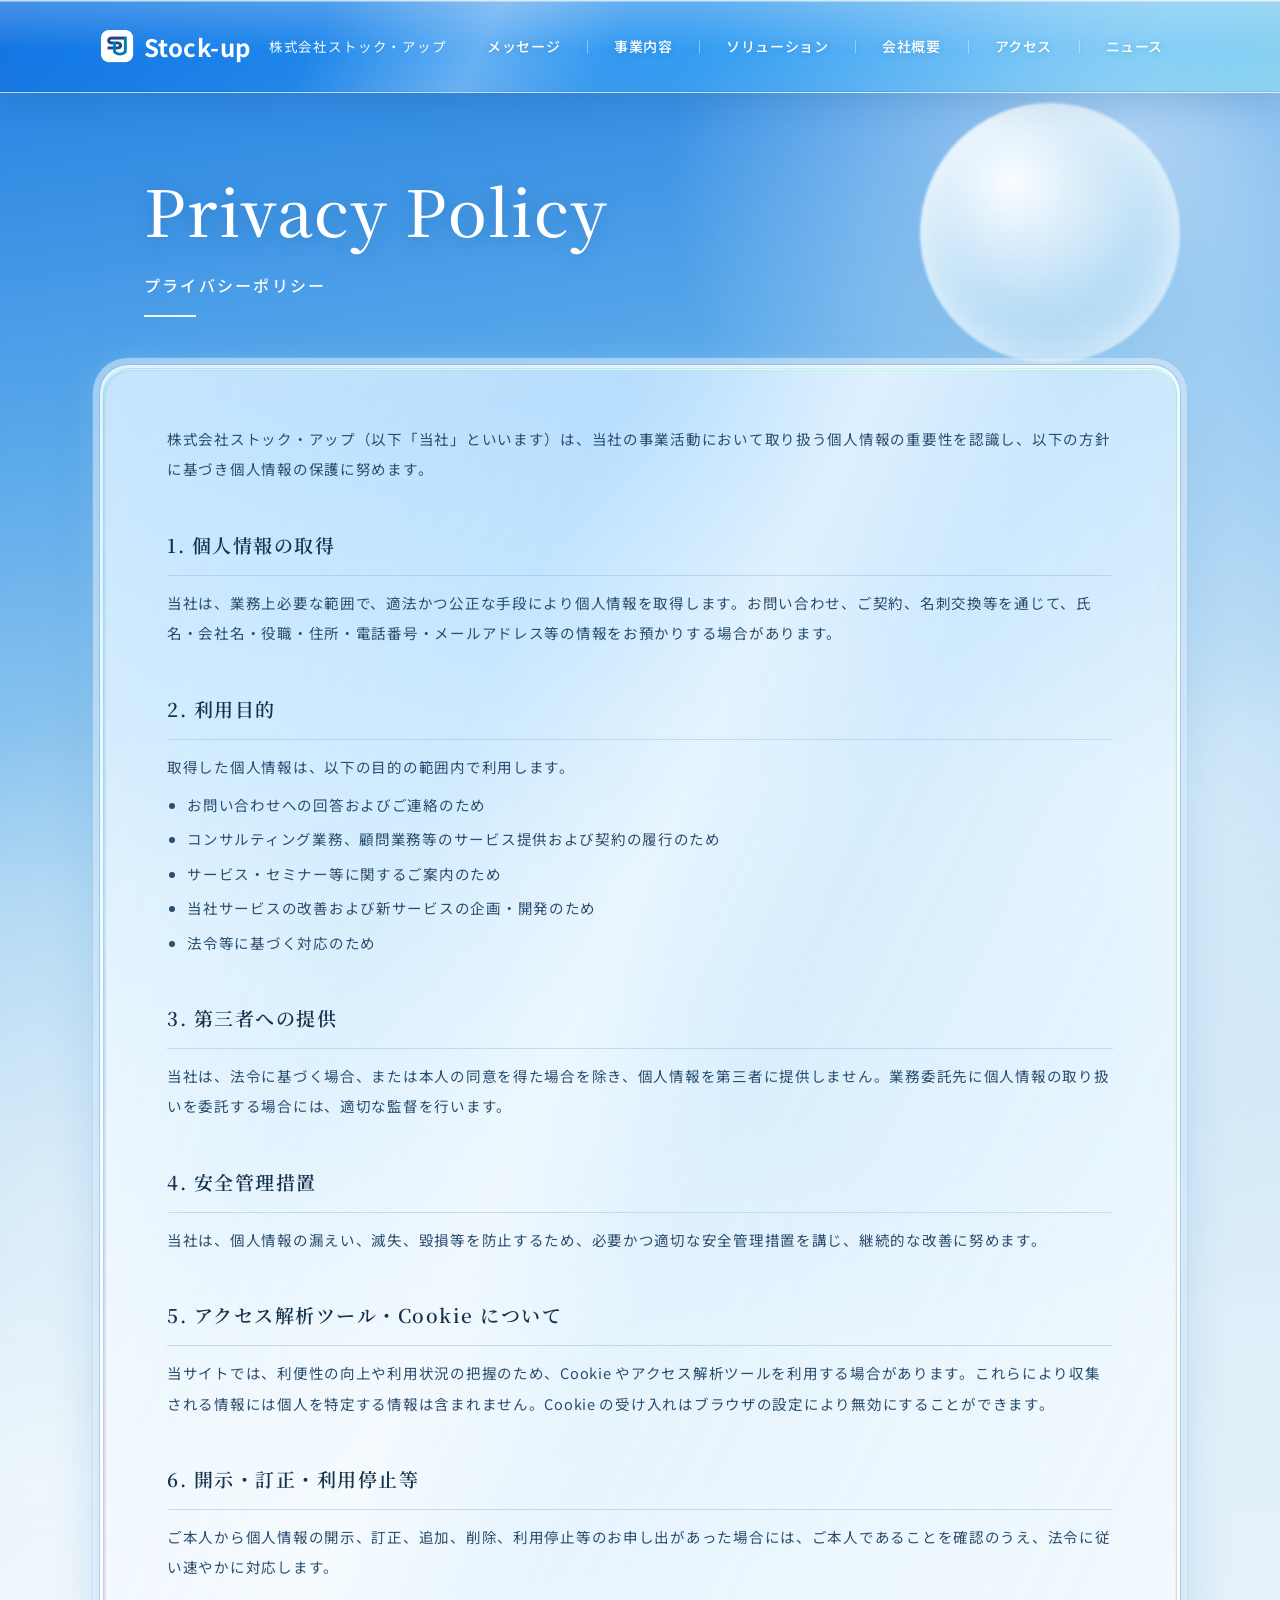
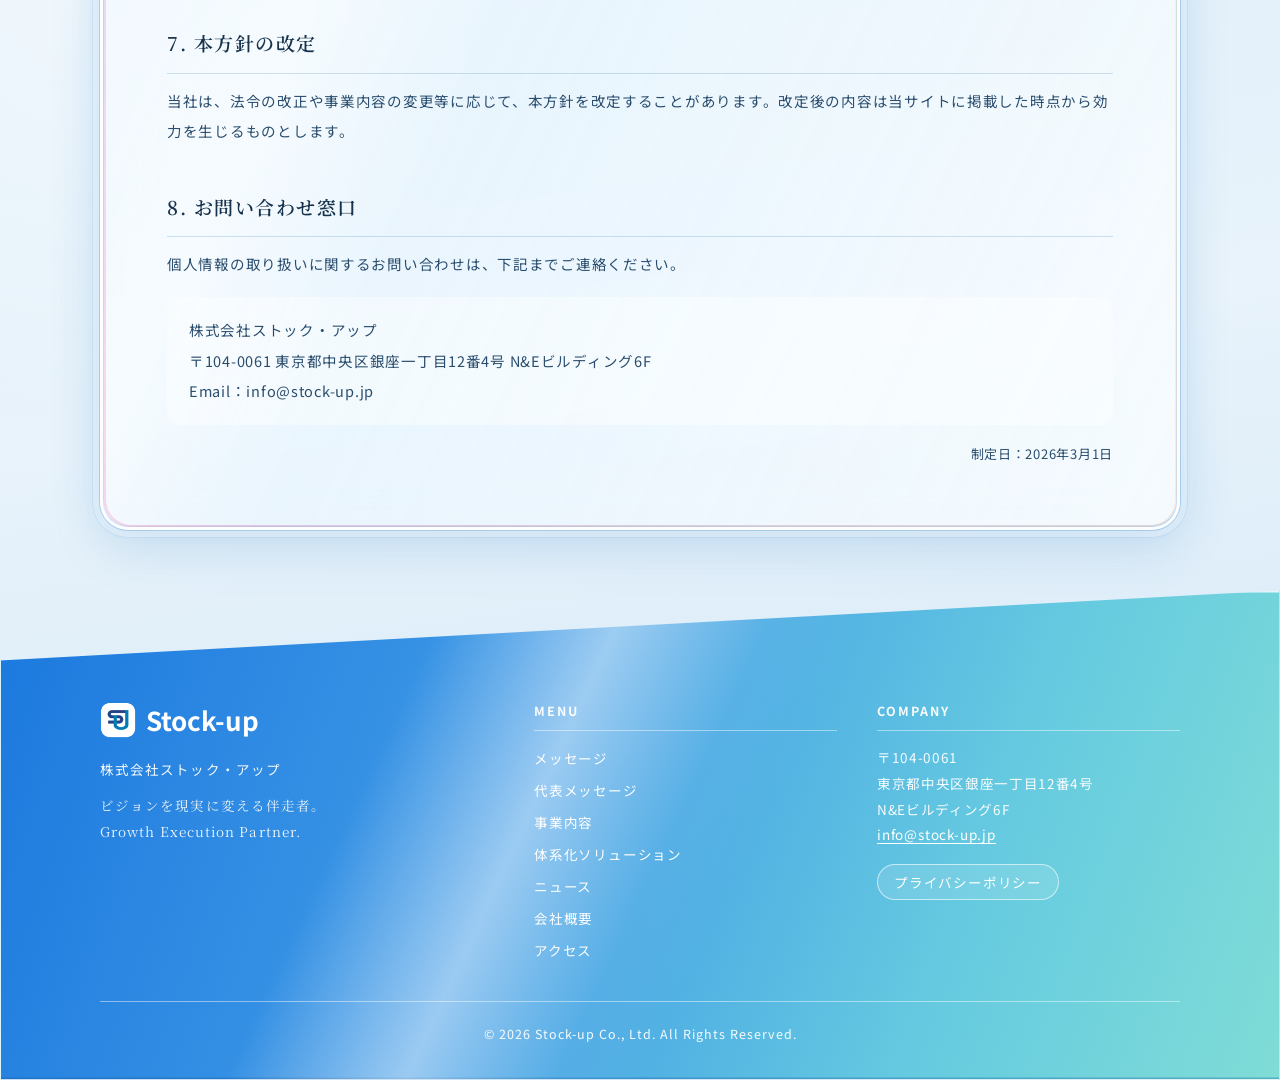
<file: privacy.html>
<!DOCTYPE html>
<html lang="ja">
<head>
<meta charset="utf-8">
<meta name="viewport" content="width=device-width, initial-scale=1">
<title>プライバシーポリシー | 株式会社ストック・アップ</title>
<meta name="description" content="株式会社ストック・アップの個人情報保護方針（プライバシーポリシー）です。">
<link rel="canonical" href="https://stock-up.jp/privacy.html">
<meta property="og:title" content="プライバシーポリシー | 株式会社ストック・アップ">
<meta property="og:description" content="株式会社ストック・アップの個人情報保護方針（プライバシーポリシー）です。">
<meta property="og:type" content="website">
<meta property="og:url" content="https://stock-up.jp/privacy.html">
<meta property="og:site_name" content="株式会社ストック・アップ">
<meta property="og:locale" content="ja_JP">
<meta property="og:image" content="https://stock-up.jp/assets/og.jpg">
<meta property="og:image:width" content="1200">
<meta property="og:image:height" content="630">
<meta name="twitter:card" content="summary_large_image">
<link rel="icon" type="image/png" sizes="32x32" href="/assets/favicon-32.png">
<link rel="icon" type="image/png" sizes="192x192" href="/assets/favicon-192.png">
<link rel="apple-touch-icon" href="/assets/apple-touch-icon.png">
<link rel="preconnect" href="https://fonts.googleapis.com">
<link rel="preconnect" href="https://fonts.gstatic.com" crossorigin>
<link href="https://fonts.googleapis.com/css2?family=Noto+Serif+JP:wght@400;500;600&amp;family=Noto+Sans+JP:wght@400;500;700&amp;display=swap" rel="stylesheet">
<link rel="stylesheet" href="css/style.css">
</head>
<body class="page-news">

<div class="news-page">
  <div class="news-page__glow"></div>

  <header class="site-header">
    <div class="site-header__inner">
      <a class="logo" href="index.html">
        <img src="/assets/logo-tile.png" width="30" height="30" alt="株式会社ストック・アップ ロゴ">
        <span class="logo__name">Stock-up</span>
      </a>
      <span class="header__sub">株式会社ストック・アップ</span>

      <nav class="nav" aria-label="メインメニュー">
        <a class="nav__link" href="index.html#message">メッセージ</a>
        <a class="nav__link" href="index.html#service">事業内容</a>
        <a class="nav__link" href="index.html#docs">ソリューション</a>
        <a class="nav__link" href="index.html#company">会社概要</a>
        <a class="nav__link" href="index.html#access">アクセス</a>
        <a class="nav__link" href="news.html">ニュース</a>
      </nav>

      <button class="burger" type="button" data-menu-open aria-expanded="false" aria-controls="mobile-menu" aria-label="メニューを開く">
        <svg width="22" height="16" viewBox="0 0 22 16" aria-hidden="true"><path d="M1 1 H21 M1 8 H21 M1 15 H21" stroke="#ffffff" stroke-width="2" stroke-linecap="round"></path></svg>
      </button>
    </div>
  </header>

  <!-- モバイルメニュー -->
  <div class="drawer-overlay" data-menu-overlay hidden></div>
  <div class="drawer" id="mobile-menu" data-menu-drawer role="dialog" aria-modal="true" aria-label="メニュー" hidden>
    <div class="drawer__head">
      <span class="drawer__logo">Stock-up</span>
      <button class="drawer__close" type="button" data-menu-close aria-label="メニューを閉じる">
        <svg width="16" height="16" viewBox="0 0 16 16" aria-hidden="true"><path d="M2 2 L14 14 M14 2 L2 14" stroke="#ffffff" stroke-width="2" stroke-linecap="round"></path></svg>
      </button>
    </div>
    <a class="drawer__link" href="index.html#message">メッセージ</a>
    <a class="drawer__link" href="index.html#service">事業内容</a>
    <a class="drawer__link" href="index.html#docs">ソリューション</a>
    <a class="drawer__link" href="index.html#company">会社概要</a>
    <a class="drawer__link" href="index.html#access">アクセス</a>
    <a class="drawer__link" href="news.html">ニュース</a>
  </div>


  <div class="sub-hero">
    <div class="orb orb--sharp"></div>
    <h1 class="sub-hero__title">Privacy Policy</h1>
    <p class="sub-hero__ja">プライバシーポリシー</p>
    <div class="news-hero__rule"></div>
  </div>

  <div class="glass-card article">
    <p class="article__lead">株式会社ストック・アップ（以下「当社」といいます）は、当社の事業活動において取り扱う個人情報の重要性を認識し、以下の方針に基づき個人情報の保護に努めます。</p>

    <h2 class="article__h2">1. 個人情報の取得</h2>
    <p>当社は、業務上必要な範囲で、適法かつ公正な手段により個人情報を取得します。お問い合わせ、ご契約、名刺交換等を通じて、氏名・会社名・役職・住所・電話番号・メールアドレス等の情報をお預かりする場合があります。</p>

    <h2 class="article__h2">2. 利用目的</h2>
    <p>取得した個人情報は、以下の目的の範囲内で利用します。</p>
    <ul class="article__list">
      <li>お問い合わせへの回答およびご連絡のため</li>
      <li>コンサルティング業務、顧問業務等のサービス提供および契約の履行のため</li>
      <li>サービス・セミナー等に関するご案内のため</li>
      <li>当社サービスの改善および新サービスの企画・開発のため</li>
      <li>法令等に基づく対応のため</li>
    </ul>

    <h2 class="article__h2">3. 第三者への提供</h2>
    <p>当社は、法令に基づく場合、または本人の同意を得た場合を除き、個人情報を第三者に提供しません。業務委託先に個人情報の取り扱いを委託する場合には、適切な監督を行います。</p>

    <h2 class="article__h2">4. 安全管理措置</h2>
    <p>当社は、個人情報の漏えい、滅失、毀損等を防止するため、必要かつ適切な安全管理措置を講じ、継続的な改善に努めます。</p>

    <h2 class="article__h2">5. アクセス解析ツール・Cookie について</h2>
    <p>当サイトでは、利便性の向上や利用状況の把握のため、Cookie やアクセス解析ツールを利用する場合があります。これらにより収集される情報には個人を特定する情報は含まれません。Cookie の受け入れはブラウザの設定により無効にすることができます。</p>

    <h2 class="article__h2">6. 開示・訂正・利用停止等</h2>
    <p>ご本人から個人情報の開示、訂正、追加、削除、利用停止等のお申し出があった場合には、ご本人であることを確認のうえ、法令に従い速やかに対応します。</p>

    <h2 class="article__h2">7. 本方針の改定</h2>
    <p>当社は、法令の改正や事業内容の変更等に応じて、本方針を改定することがあります。改定後の内容は当サイトに掲載した時点から効力を生じるものとします。</p>

    <h2 class="article__h2">8. お問い合わせ窓口</h2>
    <p>個人情報の取り扱いに関するお問い合わせは、下記までご連絡ください。</p>
    <p class="article__contact">株式会社ストック・アップ<br>〒104-0061 東京都中央区銀座一丁目12番4号 N&amp;Eビルディング6F<br>Email：info@stock-up.jp</p>

    <p class="article__date">制定日：2026年3月1日</p>
  </div>

  <footer class="site-footer">
    <div class="site-footer__grid">
      <div class="site-footer__brand">
        <a class="site-footer__logo" href="index.html">
          <img src="/assets/logo-tile.png" width="30" height="30" alt="株式会社ストック・アップ ロゴ">
          <span class="site-footer__logo-name">Stock-up</span>
        </a>
        <p class="site-footer__company">株式会社ストック・アップ</p>
        <p class="site-footer__tagline">ビジョンを現実に変える伴走者。<br>Growth Execution Partner.</p>
      </div>
      <div class="site-footer__col">
        <p class="site-footer__heading">Menu</p>
        <ul class="site-footer__list">
          <li><a href="index.html#message">メッセージ</a></li>
          <li><a href="index.html#greeting">代表メッセージ</a></li>
          <li><a href="index.html#service">事業内容</a></li>
          <li><a href="index.html#docs">体系化ソリューション</a></li>
          <li><a href="news.html">ニュース</a></li>
          <li><a href="index.html#company">会社概要</a></li>
          <li><a href="index.html#access">アクセス</a></li>
        </ul>
      </div>
      <div class="site-footer__col">
        <p class="site-footer__heading">Company</p>
        <address class="site-footer__address">
          〒104-0061<br>
          東京都中央区銀座一丁目12番4号<br>
          N&amp;Eビルディング6F<br>
          <a href="mailto:info@stock-up.jp">info@stock-up.jp</a>
        </address>
        <a class="site-footer__policy" href="privacy.html">プライバシーポリシー</a>
      </div>
    </div>
    <div class="site-footer__rule"></div>
    <p class="site-footer__copy">© 2026 Stock-up Co., Ltd. All Rights Reserved.</p>
  </footer>
</div>

<script src="js/main.js"></script>
</body>
</html>
</file>
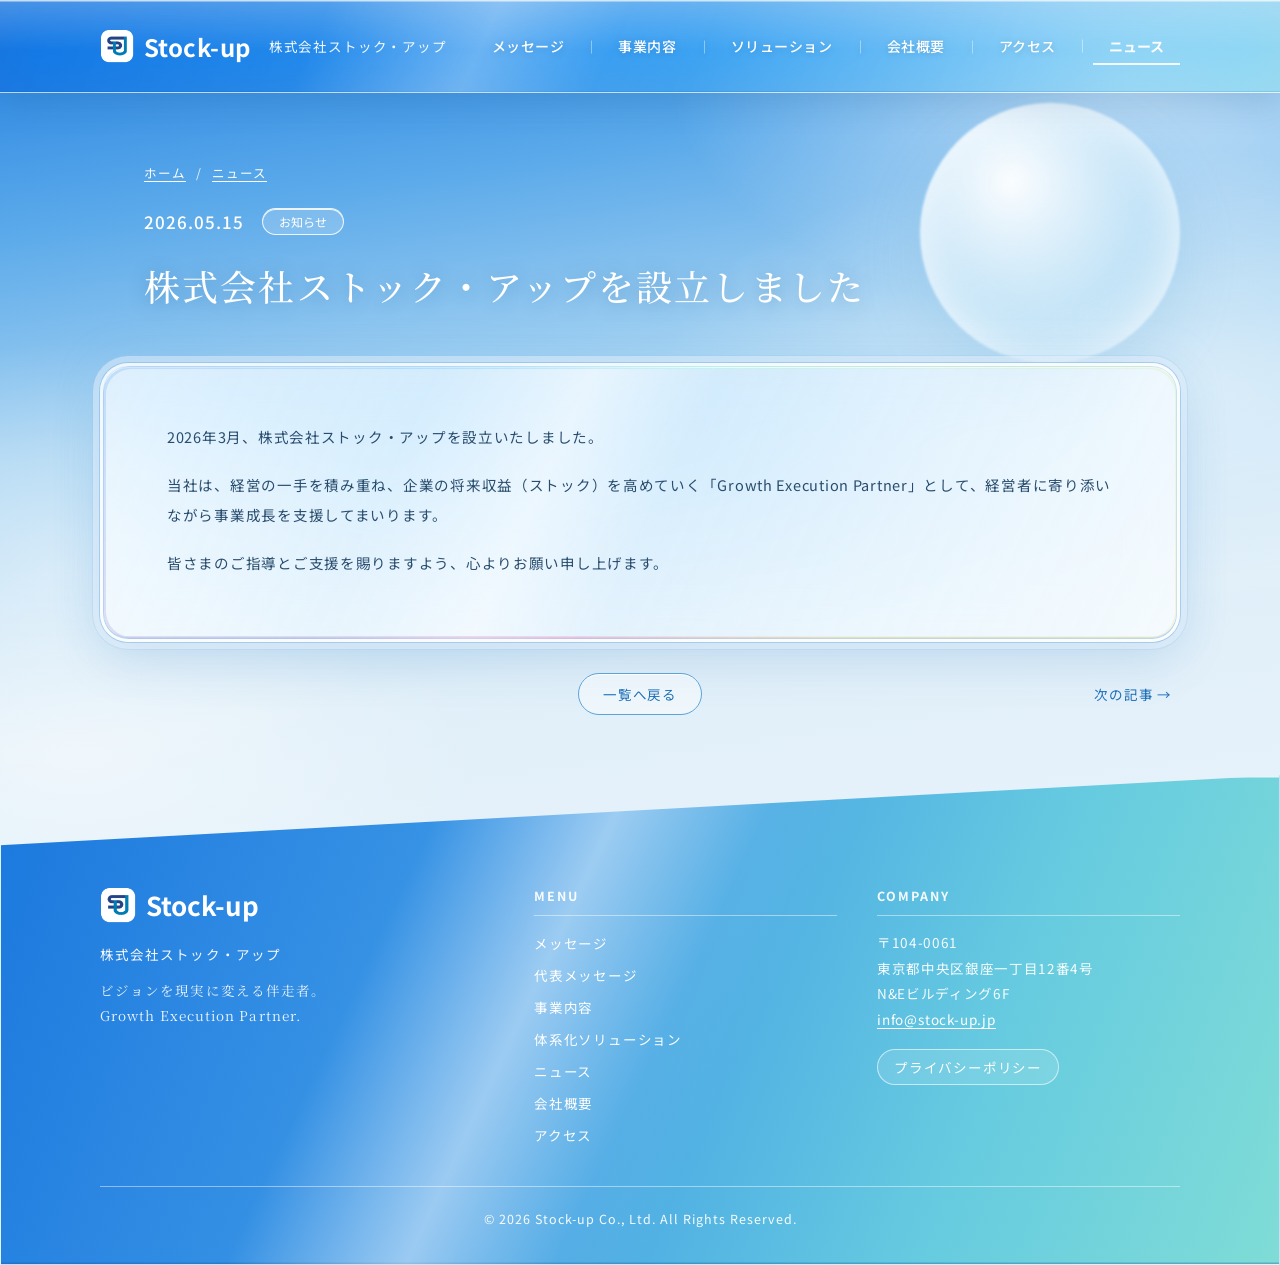
<file: news/2026-05-15.html>
<!DOCTYPE html>
<html lang="ja">
<head>
<meta charset="utf-8">
<meta name="viewport" content="width=device-width, initial-scale=1">
<title>株式会社ストック・アップを設立しました | 株式会社ストック・アップ</title>
<meta name="description" content="2026年3月、株式会社ストック・アップを設立いたしました。">
<link rel="canonical" href="https://stock-up.jp/news/2026-05-15.html">
<meta property="og:title" content="株式会社ストック・アップを設立しました | 株式会社ストック・アップ">
<meta property="og:description" content="2026年3月、株式会社ストック・アップを設立いたしました。">
<meta property="og:type" content="website">
<meta property="og:url" content="https://stock-up.jp/news/2026-05-15.html">
<meta property="og:site_name" content="株式会社ストック・アップ">
<meta property="og:locale" content="ja_JP">
<meta property="og:image" content="https://stock-up.jp/assets/og.jpg">
<meta property="og:image:width" content="1200">
<meta property="og:image:height" content="630">
<meta name="twitter:card" content="summary_large_image">
<link rel="icon" type="image/png" sizes="32x32" href="/assets/favicon-32.png">
<link rel="icon" type="image/png" sizes="192x192" href="/assets/favicon-192.png">
<link rel="apple-touch-icon" href="/assets/apple-touch-icon.png">
<link rel="preconnect" href="https://fonts.googleapis.com">
<link rel="preconnect" href="https://fonts.gstatic.com" crossorigin>
<link href="https://fonts.googleapis.com/css2?family=Noto+Serif+JP:wght@400;500;600&amp;family=Noto+Sans+JP:wght@400;500;700&amp;display=swap" rel="stylesheet">
<link rel="stylesheet" href="../css/style.css">
</head>
<body class="page-news">

<div class="news-page">
  <div class="news-page__glow"></div>

  <header class="site-header">
    <div class="site-header__inner">
      <a class="logo" href="../index.html">
        <img src="/assets/logo-tile.png" width="30" height="30" alt="株式会社ストック・アップ ロゴ">
        <span class="logo__name">Stock-up</span>
      </a>
      <span class="header__sub">株式会社ストック・アップ</span>

      <nav class="nav" aria-label="メインメニュー">
        <a class="nav__link" href="../index.html#message">メッセージ</a>
        <a class="nav__link" href="../index.html#service">事業内容</a>
        <a class="nav__link" href="../index.html#docs">ソリューション</a>
        <a class="nav__link" href="../index.html#company">会社概要</a>
        <a class="nav__link" href="../index.html#access">アクセス</a>
        <span class="nav__current" aria-current="page">ニュース</span>
      </nav>

      <button class="burger" type="button" data-menu-open aria-expanded="false" aria-controls="mobile-menu" aria-label="メニューを開く">
        <svg width="22" height="16" viewBox="0 0 22 16" aria-hidden="true"><path d="M1 1 H21 M1 8 H21 M1 15 H21" stroke="#ffffff" stroke-width="2" stroke-linecap="round"></path></svg>
      </button>
    </div>
  </header>

  <!-- モバイルメニュー -->
  <div class="drawer-overlay" data-menu-overlay hidden></div>
  <div class="drawer" id="mobile-menu" data-menu-drawer role="dialog" aria-modal="true" aria-label="メニュー" hidden>
    <div class="drawer__head">
      <span class="drawer__logo">Stock-up</span>
      <button class="drawer__close" type="button" data-menu-close aria-label="メニューを閉じる">
        <svg width="16" height="16" viewBox="0 0 16 16" aria-hidden="true"><path d="M2 2 L14 14 M14 2 L2 14" stroke="#ffffff" stroke-width="2" stroke-linecap="round"></path></svg>
      </button>
    </div>
    <a class="drawer__link" href="../index.html#message">メッセージ</a>
    <a class="drawer__link" href="../index.html#service">事業内容</a>
    <a class="drawer__link" href="../index.html#docs">ソリューション</a>
    <a class="drawer__link" href="../index.html#company">会社概要</a>
    <a class="drawer__link" href="../index.html#access">アクセス</a>
    <span class="drawer__current" aria-current="page">ニュース（現在のページ）</span>
  </div>


  <div class="sub-hero sub-hero--article">
    <div class="orb orb--sharp"></div>
    <p class="sub-hero__crumb"><a href="../index.html">ホーム</a><span>/</span><a href="../news.html">ニュース</a></p>
    <div class="featured__meta">
      <time class="featured__date" datetime="2026-05-15">2026.05.15</time>
      <span class="tag">お知らせ</span>
    </div>
    <h1 class="sub-hero__title sub-hero__title--article">株式会社ストック・アップを設立しました</h1>
  </div>

  <article class="glass-card article">
    <p>2026年3月、株式会社ストック・アップを設立いたしました。</p>
    <p>当社は、経営の一手を積み重ね、企業の将来収益（ストック）を高めていく「Growth Execution Partner」として、経営者に寄り添いながら事業成長を支援してまいります。</p>
    <p>皆さまのご指導とご支援を賜りますよう、心よりお願い申し上げます。</p>
  </article>

  <nav class="article-nav" aria-label="記事のナビゲーション">
    <span></span>
    <a class="article-nav__link article-nav__link--list" href="../news.html">一覧へ戻る</a>
    <a class="article-nav__link" href="2026-05-30.html">次の記事 →</a>
  </nav>

  <footer class="site-footer">
    <div class="site-footer__grid">
      <div class="site-footer__brand">
        <a class="site-footer__logo" href="../index.html">
          <img src="/assets/logo-tile.png" width="30" height="30" alt="株式会社ストック・アップ ロゴ">
          <span class="site-footer__logo-name">Stock-up</span>
        </a>
        <p class="site-footer__company">株式会社ストック・アップ</p>
        <p class="site-footer__tagline">ビジョンを現実に変える伴走者。<br>Growth Execution Partner.</p>
      </div>
      <div class="site-footer__col">
        <p class="site-footer__heading">Menu</p>
        <ul class="site-footer__list">
          <li><a href="../index.html#message">メッセージ</a></li>
          <li><a href="../index.html#greeting">代表メッセージ</a></li>
          <li><a href="../index.html#service">事業内容</a></li>
          <li><a href="../index.html#docs">体系化ソリューション</a></li>
          <li><a href="../news.html">ニュース</a></li>
          <li><a href="../index.html#company">会社概要</a></li>
          <li><a href="../index.html#access">アクセス</a></li>
        </ul>
      </div>
      <div class="site-footer__col">
        <p class="site-footer__heading">Company</p>
        <address class="site-footer__address">
          〒104-0061<br>
          東京都中央区銀座一丁目12番4号<br>
          N&amp;Eビルディング6F<br>
          <a href="mailto:info@stock-up.jp">info@stock-up.jp</a>
        </address>
        <a class="site-footer__policy" href="../privacy.html">プライバシーポリシー</a>
      </div>
    </div>
    <div class="site-footer__rule"></div>
    <p class="site-footer__copy">© 2026 Stock-up Co., Ltd. All Rights Reserved.</p>
  </footer>
</div>

<script src="../js/main.js"></script>
</body>
</html>
</file>
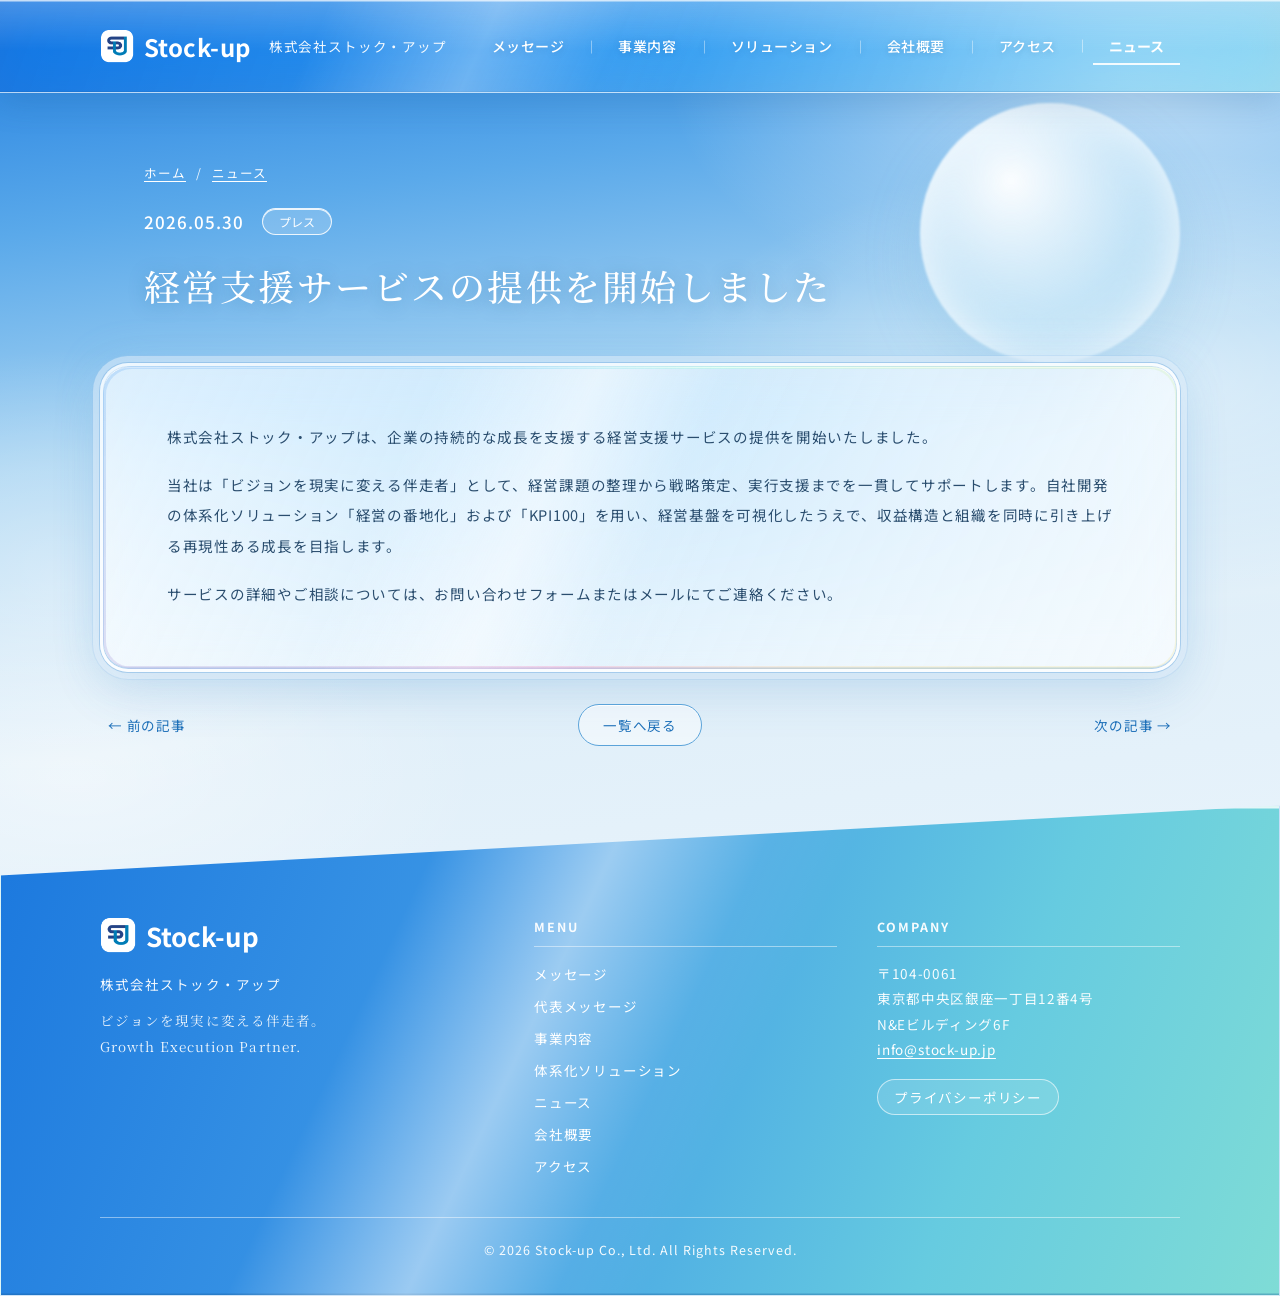
<file: news/2026-05-30.html>
<!DOCTYPE html>
<html lang="ja">
<head>
<meta charset="utf-8">
<meta name="viewport" content="width=device-width, initial-scale=1">
<title>経営支援サービスの提供を開始しました | 株式会社ストック・アップ</title>
<meta name="description" content="株式会社ストック・アップは、企業の持続的な成長を支援する経営支援サービスの提供を開始いたしました。">
<link rel="canonical" href="https://stock-up.jp/news/2026-05-30.html">
<meta property="og:title" content="経営支援サービスの提供を開始しました | 株式会社ストック・アップ">
<meta property="og:description" content="株式会社ストック・アップは、企業の持続的な成長を支援する経営支援サービスの提供を開始いたしました。">
<meta property="og:type" content="website">
<meta property="og:url" content="https://stock-up.jp/news/2026-05-30.html">
<meta property="og:site_name" content="株式会社ストック・アップ">
<meta property="og:locale" content="ja_JP">
<meta property="og:image" content="https://stock-up.jp/assets/og.jpg">
<meta property="og:image:width" content="1200">
<meta property="og:image:height" content="630">
<meta name="twitter:card" content="summary_large_image">
<link rel="icon" type="image/png" sizes="32x32" href="/assets/favicon-32.png">
<link rel="icon" type="image/png" sizes="192x192" href="/assets/favicon-192.png">
<link rel="apple-touch-icon" href="/assets/apple-touch-icon.png">
<link rel="preconnect" href="https://fonts.googleapis.com">
<link rel="preconnect" href="https://fonts.gstatic.com" crossorigin>
<link href="https://fonts.googleapis.com/css2?family=Noto+Serif+JP:wght@400;500;600&amp;family=Noto+Sans+JP:wght@400;500;700&amp;display=swap" rel="stylesheet">
<link rel="stylesheet" href="../css/style.css">
</head>
<body class="page-news">

<div class="news-page">
  <div class="news-page__glow"></div>

  <header class="site-header">
    <div class="site-header__inner">
      <a class="logo" href="../index.html">
        <img src="/assets/logo-tile.png" width="30" height="30" alt="株式会社ストック・アップ ロゴ">
        <span class="logo__name">Stock-up</span>
      </a>
      <span class="header__sub">株式会社ストック・アップ</span>

      <nav class="nav" aria-label="メインメニュー">
        <a class="nav__link" href="../index.html#message">メッセージ</a>
        <a class="nav__link" href="../index.html#service">事業内容</a>
        <a class="nav__link" href="../index.html#docs">ソリューション</a>
        <a class="nav__link" href="../index.html#company">会社概要</a>
        <a class="nav__link" href="../index.html#access">アクセス</a>
        <span class="nav__current" aria-current="page">ニュース</span>
      </nav>

      <button class="burger" type="button" data-menu-open aria-expanded="false" aria-controls="mobile-menu" aria-label="メニューを開く">
        <svg width="22" height="16" viewBox="0 0 22 16" aria-hidden="true"><path d="M1 1 H21 M1 8 H21 M1 15 H21" stroke="#ffffff" stroke-width="2" stroke-linecap="round"></path></svg>
      </button>
    </div>
  </header>

  <!-- モバイルメニュー -->
  <div class="drawer-overlay" data-menu-overlay hidden></div>
  <div class="drawer" id="mobile-menu" data-menu-drawer role="dialog" aria-modal="true" aria-label="メニュー" hidden>
    <div class="drawer__head">
      <span class="drawer__logo">Stock-up</span>
      <button class="drawer__close" type="button" data-menu-close aria-label="メニューを閉じる">
        <svg width="16" height="16" viewBox="0 0 16 16" aria-hidden="true"><path d="M2 2 L14 14 M14 2 L2 14" stroke="#ffffff" stroke-width="2" stroke-linecap="round"></path></svg>
      </button>
    </div>
    <a class="drawer__link" href="../index.html#message">メッセージ</a>
    <a class="drawer__link" href="../index.html#service">事業内容</a>
    <a class="drawer__link" href="../index.html#docs">ソリューション</a>
    <a class="drawer__link" href="../index.html#company">会社概要</a>
    <a class="drawer__link" href="../index.html#access">アクセス</a>
    <span class="drawer__current" aria-current="page">ニュース（現在のページ）</span>
  </div>


  <div class="sub-hero sub-hero--article">
    <div class="orb orb--sharp"></div>
    <p class="sub-hero__crumb"><a href="../index.html">ホーム</a><span>/</span><a href="../news.html">ニュース</a></p>
    <div class="featured__meta">
      <time class="featured__date" datetime="2026-05-30">2026.05.30</time>
      <span class="tag">プレス</span>
    </div>
    <h1 class="sub-hero__title sub-hero__title--article">経営支援サービスの提供を開始しました</h1>
  </div>

  <article class="glass-card article">
    <p>株式会社ストック・アップは、企業の持続的な成長を支援する経営支援サービスの提供を開始いたしました。</p>
    <p>当社は「ビジョンを現実に変える伴走者」として、経営課題の整理から戦略策定、実行支援までを一貫してサポートします。自社開発の体系化ソリューション「経営の番地化」および「KPI100」を用い、経営基盤を可視化したうえで、収益構造と組織を同時に引き上げる再現性ある成長を目指します。</p>
    <p>サービスの詳細やご相談については、お問い合わせフォームまたはメールにてご連絡ください。</p>
  </article>

  <nav class="article-nav" aria-label="記事のナビゲーション">
    <a class="article-nav__link" href="2026-05-15.html">← 前の記事</a>
    <a class="article-nav__link article-nav__link--list" href="../news.html">一覧へ戻る</a>
    <a class="article-nav__link" href="2026-06-12.html">次の記事 →</a>
  </nav>

  <footer class="site-footer">
    <div class="site-footer__grid">
      <div class="site-footer__brand">
        <a class="site-footer__logo" href="../index.html">
          <img src="/assets/logo-tile.png" width="30" height="30" alt="株式会社ストック・アップ ロゴ">
          <span class="site-footer__logo-name">Stock-up</span>
        </a>
        <p class="site-footer__company">株式会社ストック・アップ</p>
        <p class="site-footer__tagline">ビジョンを現実に変える伴走者。<br>Growth Execution Partner.</p>
      </div>
      <div class="site-footer__col">
        <p class="site-footer__heading">Menu</p>
        <ul class="site-footer__list">
          <li><a href="../index.html#message">メッセージ</a></li>
          <li><a href="../index.html#greeting">代表メッセージ</a></li>
          <li><a href="../index.html#service">事業内容</a></li>
          <li><a href="../index.html#docs">体系化ソリューション</a></li>
          <li><a href="../news.html">ニュース</a></li>
          <li><a href="../index.html#company">会社概要</a></li>
          <li><a href="../index.html#access">アクセス</a></li>
        </ul>
      </div>
      <div class="site-footer__col">
        <p class="site-footer__heading">Company</p>
        <address class="site-footer__address">
          〒104-0061<br>
          東京都中央区銀座一丁目12番4号<br>
          N&amp;Eビルディング6F<br>
          <a href="mailto:info@stock-up.jp">info@stock-up.jp</a>
        </address>
        <a class="site-footer__policy" href="../privacy.html">プライバシーポリシー</a>
      </div>
    </div>
    <div class="site-footer__rule"></div>
    <p class="site-footer__copy">© 2026 Stock-up Co., Ltd. All Rights Reserved.</p>
  </footer>
</div>

<script src="../js/main.js"></script>
</body>
</html>
</file>
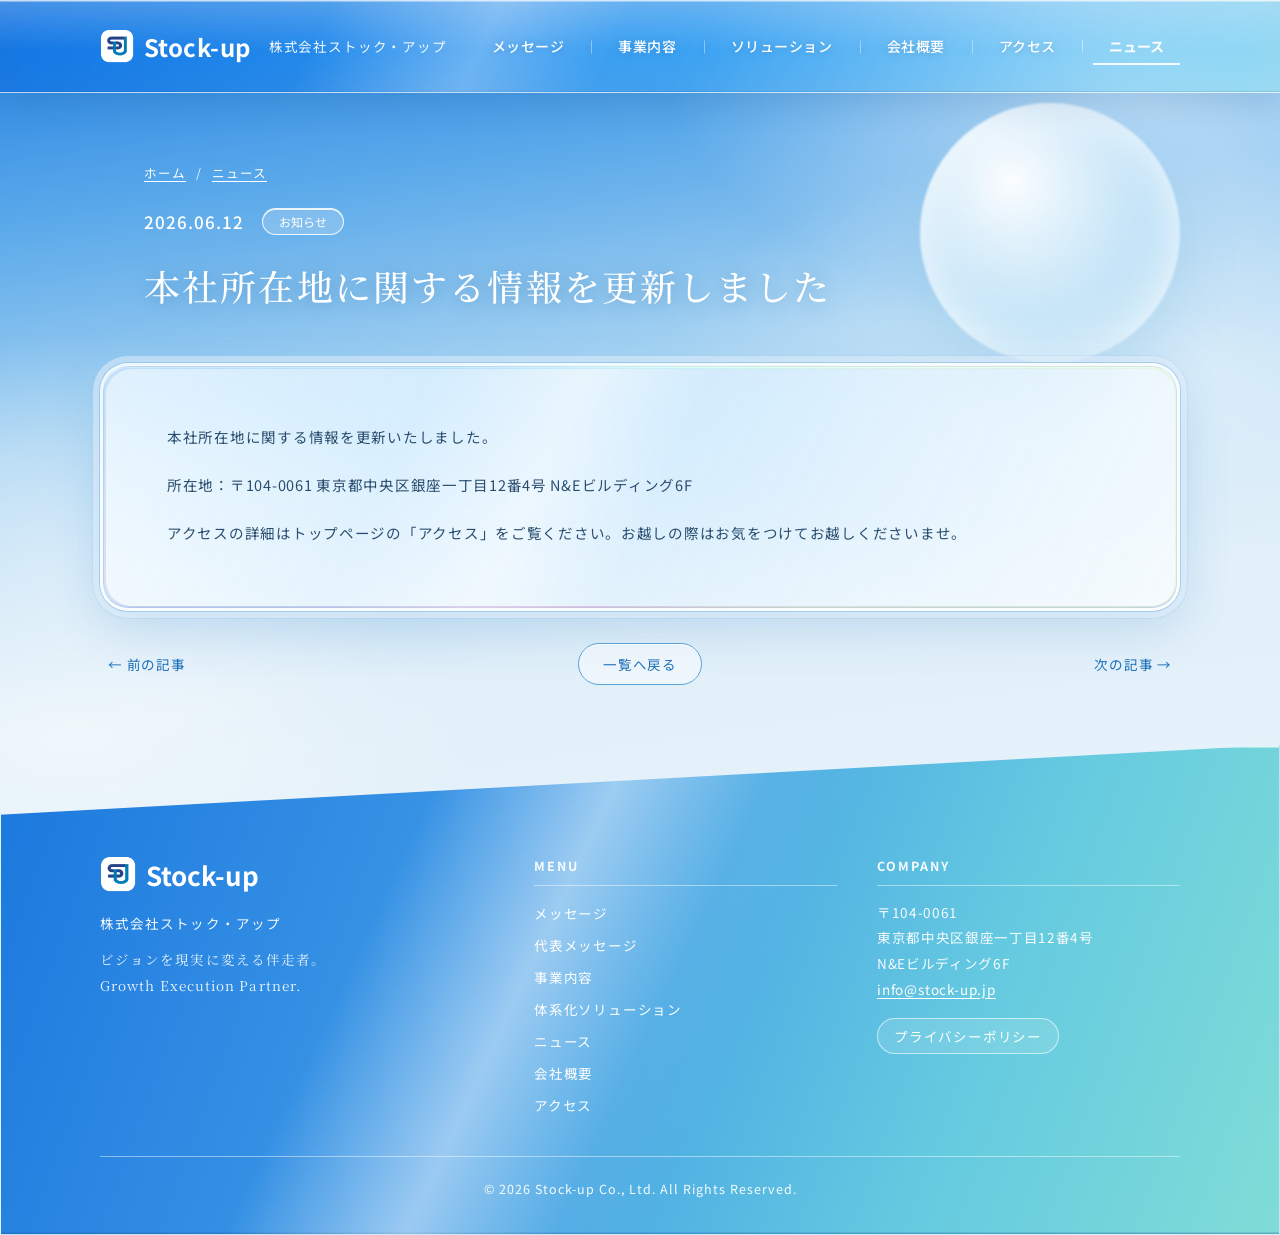
<file: news/2026-06-12.html>
<!DOCTYPE html>
<html lang="ja">
<head>
<meta charset="utf-8">
<meta name="viewport" content="width=device-width, initial-scale=1">
<title>本社所在地に関する情報を更新しました | 株式会社ストック・アップ</title>
<meta name="description" content="本社所在地に関する情報を更新いたしました。">
<link rel="canonical" href="https://stock-up.jp/news/2026-06-12.html">
<meta property="og:title" content="本社所在地に関する情報を更新しました | 株式会社ストック・アップ">
<meta property="og:description" content="本社所在地に関する情報を更新いたしました。">
<meta property="og:type" content="website">
<meta property="og:url" content="https://stock-up.jp/news/2026-06-12.html">
<meta property="og:site_name" content="株式会社ストック・アップ">
<meta property="og:locale" content="ja_JP">
<meta property="og:image" content="https://stock-up.jp/assets/og.jpg">
<meta property="og:image:width" content="1200">
<meta property="og:image:height" content="630">
<meta name="twitter:card" content="summary_large_image">
<link rel="icon" type="image/png" sizes="32x32" href="/assets/favicon-32.png">
<link rel="icon" type="image/png" sizes="192x192" href="/assets/favicon-192.png">
<link rel="apple-touch-icon" href="/assets/apple-touch-icon.png">
<link rel="preconnect" href="https://fonts.googleapis.com">
<link rel="preconnect" href="https://fonts.gstatic.com" crossorigin>
<link href="https://fonts.googleapis.com/css2?family=Noto+Serif+JP:wght@400;500;600&amp;family=Noto+Sans+JP:wght@400;500;700&amp;display=swap" rel="stylesheet">
<link rel="stylesheet" href="../css/style.css">
</head>
<body class="page-news">

<div class="news-page">
  <div class="news-page__glow"></div>

  <header class="site-header">
    <div class="site-header__inner">
      <a class="logo" href="../index.html">
        <img src="/assets/logo-tile.png" width="30" height="30" alt="株式会社ストック・アップ ロゴ">
        <span class="logo__name">Stock-up</span>
      </a>
      <span class="header__sub">株式会社ストック・アップ</span>

      <nav class="nav" aria-label="メインメニュー">
        <a class="nav__link" href="../index.html#message">メッセージ</a>
        <a class="nav__link" href="../index.html#service">事業内容</a>
        <a class="nav__link" href="../index.html#docs">ソリューション</a>
        <a class="nav__link" href="../index.html#company">会社概要</a>
        <a class="nav__link" href="../index.html#access">アクセス</a>
        <span class="nav__current" aria-current="page">ニュース</span>
      </nav>

      <button class="burger" type="button" data-menu-open aria-expanded="false" aria-controls="mobile-menu" aria-label="メニューを開く">
        <svg width="22" height="16" viewBox="0 0 22 16" aria-hidden="true"><path d="M1 1 H21 M1 8 H21 M1 15 H21" stroke="#ffffff" stroke-width="2" stroke-linecap="round"></path></svg>
      </button>
    </div>
  </header>

  <!-- モバイルメニュー -->
  <div class="drawer-overlay" data-menu-overlay hidden></div>
  <div class="drawer" id="mobile-menu" data-menu-drawer role="dialog" aria-modal="true" aria-label="メニュー" hidden>
    <div class="drawer__head">
      <span class="drawer__logo">Stock-up</span>
      <button class="drawer__close" type="button" data-menu-close aria-label="メニューを閉じる">
        <svg width="16" height="16" viewBox="0 0 16 16" aria-hidden="true"><path d="M2 2 L14 14 M14 2 L2 14" stroke="#ffffff" stroke-width="2" stroke-linecap="round"></path></svg>
      </button>
    </div>
    <a class="drawer__link" href="../index.html#message">メッセージ</a>
    <a class="drawer__link" href="../index.html#service">事業内容</a>
    <a class="drawer__link" href="../index.html#docs">ソリューション</a>
    <a class="drawer__link" href="../index.html#company">会社概要</a>
    <a class="drawer__link" href="../index.html#access">アクセス</a>
    <span class="drawer__current" aria-current="page">ニュース（現在のページ）</span>
  </div>


  <div class="sub-hero sub-hero--article">
    <div class="orb orb--sharp"></div>
    <p class="sub-hero__crumb"><a href="../index.html">ホーム</a><span>/</span><a href="../news.html">ニュース</a></p>
    <div class="featured__meta">
      <time class="featured__date" datetime="2026-06-12">2026.06.12</time>
      <span class="tag">お知らせ</span>
    </div>
    <h1 class="sub-hero__title sub-hero__title--article">本社所在地に関する情報を更新しました</h1>
  </div>

  <article class="glass-card article">
    <p>本社所在地に関する情報を更新いたしました。</p>
    <p>所在地：〒104-0061 東京都中央区銀座一丁目12番4号 N&amp;Eビルディング6F</p>
    <p>アクセスの詳細はトップページの「アクセス」をご覧ください。お越しの際はお気をつけてお越しくださいませ。</p>
  </article>

  <nav class="article-nav" aria-label="記事のナビゲーション">
    <a class="article-nav__link" href="2026-05-30.html">← 前の記事</a>
    <a class="article-nav__link article-nav__link--list" href="../news.html">一覧へ戻る</a>
    <a class="article-nav__link" href="2026-06-28.html">次の記事 →</a>
  </nav>

  <footer class="site-footer">
    <div class="site-footer__grid">
      <div class="site-footer__brand">
        <a class="site-footer__logo" href="../index.html">
          <img src="/assets/logo-tile.png" width="30" height="30" alt="株式会社ストック・アップ ロゴ">
          <span class="site-footer__logo-name">Stock-up</span>
        </a>
        <p class="site-footer__company">株式会社ストック・アップ</p>
        <p class="site-footer__tagline">ビジョンを現実に変える伴走者。<br>Growth Execution Partner.</p>
      </div>
      <div class="site-footer__col">
        <p class="site-footer__heading">Menu</p>
        <ul class="site-footer__list">
          <li><a href="../index.html#message">メッセージ</a></li>
          <li><a href="../index.html#greeting">代表メッセージ</a></li>
          <li><a href="../index.html#service">事業内容</a></li>
          <li><a href="../index.html#docs">体系化ソリューション</a></li>
          <li><a href="../news.html">ニュース</a></li>
          <li><a href="../index.html#company">会社概要</a></li>
          <li><a href="../index.html#access">アクセス</a></li>
        </ul>
      </div>
      <div class="site-footer__col">
        <p class="site-footer__heading">Company</p>
        <address class="site-footer__address">
          〒104-0061<br>
          東京都中央区銀座一丁目12番4号<br>
          N&amp;Eビルディング6F<br>
          <a href="mailto:info@stock-up.jp">info@stock-up.jp</a>
        </address>
        <a class="site-footer__policy" href="../privacy.html">プライバシーポリシー</a>
      </div>
    </div>
    <div class="site-footer__rule"></div>
    <p class="site-footer__copy">© 2026 Stock-up Co., Ltd. All Rights Reserved.</p>
  </footer>
</div>

<script src="../js/main.js"></script>
</body>
</html>
</file>
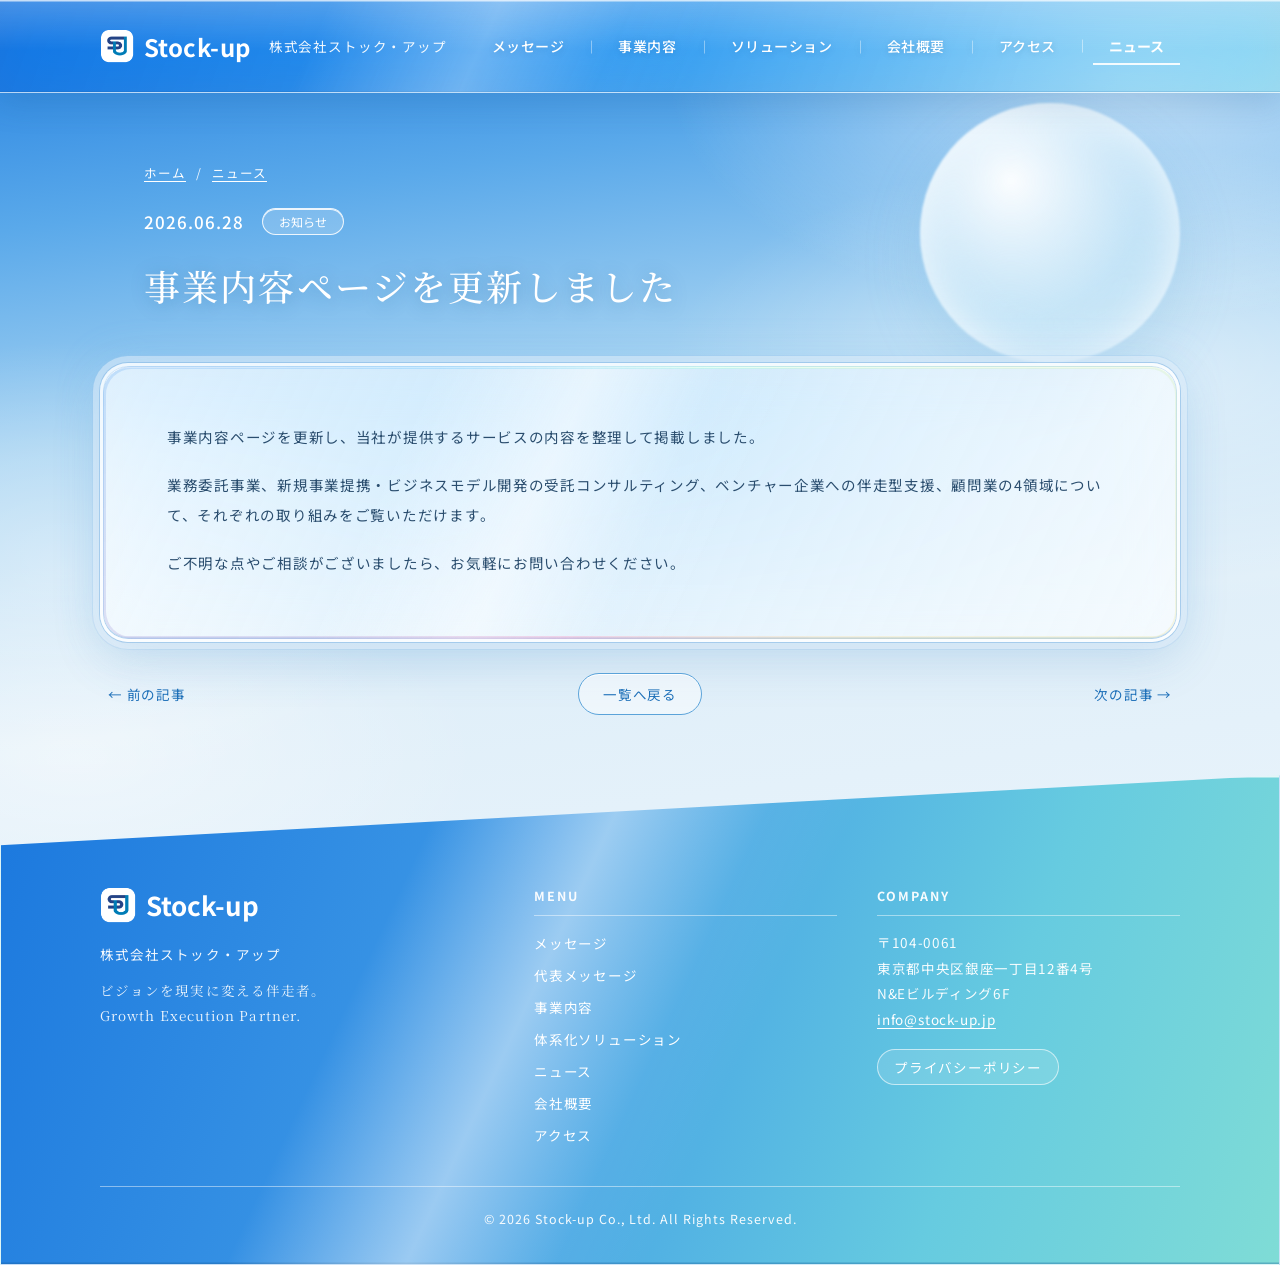
<file: news/2026-06-28.html>
<!DOCTYPE html>
<html lang="ja">
<head>
<meta charset="utf-8">
<meta name="viewport" content="width=device-width, initial-scale=1">
<title>事業内容ページを更新しました | 株式会社ストック・アップ</title>
<meta name="description" content="事業内容ページを更新し、当社が提供するサービスの内容を整理して掲載しました。">
<link rel="canonical" href="https://stock-up.jp/news/2026-06-28.html">
<meta property="og:title" content="事業内容ページを更新しました | 株式会社ストック・アップ">
<meta property="og:description" content="事業内容ページを更新し、当社が提供するサービスの内容を整理して掲載しました。">
<meta property="og:type" content="website">
<meta property="og:url" content="https://stock-up.jp/news/2026-06-28.html">
<meta property="og:site_name" content="株式会社ストック・アップ">
<meta property="og:locale" content="ja_JP">
<meta property="og:image" content="https://stock-up.jp/assets/og.jpg">
<meta property="og:image:width" content="1200">
<meta property="og:image:height" content="630">
<meta name="twitter:card" content="summary_large_image">
<link rel="icon" type="image/png" sizes="32x32" href="/assets/favicon-32.png">
<link rel="icon" type="image/png" sizes="192x192" href="/assets/favicon-192.png">
<link rel="apple-touch-icon" href="/assets/apple-touch-icon.png">
<link rel="preconnect" href="https://fonts.googleapis.com">
<link rel="preconnect" href="https://fonts.gstatic.com" crossorigin>
<link href="https://fonts.googleapis.com/css2?family=Noto+Serif+JP:wght@400;500;600&amp;family=Noto+Sans+JP:wght@400;500;700&amp;display=swap" rel="stylesheet">
<link rel="stylesheet" href="../css/style.css">
</head>
<body class="page-news">

<div class="news-page">
  <div class="news-page__glow"></div>

  <header class="site-header">
    <div class="site-header__inner">
      <a class="logo" href="../index.html">
        <img src="/assets/logo-tile.png" width="30" height="30" alt="株式会社ストック・アップ ロゴ">
        <span class="logo__name">Stock-up</span>
      </a>
      <span class="header__sub">株式会社ストック・アップ</span>

      <nav class="nav" aria-label="メインメニュー">
        <a class="nav__link" href="../index.html#message">メッセージ</a>
        <a class="nav__link" href="../index.html#service">事業内容</a>
        <a class="nav__link" href="../index.html#docs">ソリューション</a>
        <a class="nav__link" href="../index.html#company">会社概要</a>
        <a class="nav__link" href="../index.html#access">アクセス</a>
        <span class="nav__current" aria-current="page">ニュース</span>
      </nav>

      <button class="burger" type="button" data-menu-open aria-expanded="false" aria-controls="mobile-menu" aria-label="メニューを開く">
        <svg width="22" height="16" viewBox="0 0 22 16" aria-hidden="true"><path d="M1 1 H21 M1 8 H21 M1 15 H21" stroke="#ffffff" stroke-width="2" stroke-linecap="round"></path></svg>
      </button>
    </div>
  </header>

  <!-- モバイルメニュー -->
  <div class="drawer-overlay" data-menu-overlay hidden></div>
  <div class="drawer" id="mobile-menu" data-menu-drawer role="dialog" aria-modal="true" aria-label="メニュー" hidden>
    <div class="drawer__head">
      <span class="drawer__logo">Stock-up</span>
      <button class="drawer__close" type="button" data-menu-close aria-label="メニューを閉じる">
        <svg width="16" height="16" viewBox="0 0 16 16" aria-hidden="true"><path d="M2 2 L14 14 M14 2 L2 14" stroke="#ffffff" stroke-width="2" stroke-linecap="round"></path></svg>
      </button>
    </div>
    <a class="drawer__link" href="../index.html#message">メッセージ</a>
    <a class="drawer__link" href="../index.html#service">事業内容</a>
    <a class="drawer__link" href="../index.html#docs">ソリューション</a>
    <a class="drawer__link" href="../index.html#company">会社概要</a>
    <a class="drawer__link" href="../index.html#access">アクセス</a>
    <span class="drawer__current" aria-current="page">ニュース（現在のページ）</span>
  </div>


  <div class="sub-hero sub-hero--article">
    <div class="orb orb--sharp"></div>
    <p class="sub-hero__crumb"><a href="../index.html">ホーム</a><span>/</span><a href="../news.html">ニュース</a></p>
    <div class="featured__meta">
      <time class="featured__date" datetime="2026-06-28">2026.06.28</time>
      <span class="tag">お知らせ</span>
    </div>
    <h1 class="sub-hero__title sub-hero__title--article">事業内容ページを更新しました</h1>
  </div>

  <article class="glass-card article">
    <p>事業内容ページを更新し、当社が提供するサービスの内容を整理して掲載しました。</p>
    <p>業務委託事業、新規事業提携・ビジネスモデル開発の受託コンサルティング、ベンチャー企業への伴走型支援、顧問業の4領域について、それぞれの取り組みをご覧いただけます。</p>
    <p>ご不明な点やご相談がございましたら、お気軽にお問い合わせください。</p>
  </article>

  <nav class="article-nav" aria-label="記事のナビゲーション">
    <a class="article-nav__link" href="2026-06-12.html">← 前の記事</a>
    <a class="article-nav__link article-nav__link--list" href="../news.html">一覧へ戻る</a>
    <a class="article-nav__link" href="2026-07-10.html">次の記事 →</a>
  </nav>

  <footer class="site-footer">
    <div class="site-footer__grid">
      <div class="site-footer__brand">
        <a class="site-footer__logo" href="../index.html">
          <img src="/assets/logo-tile.png" width="30" height="30" alt="株式会社ストック・アップ ロゴ">
          <span class="site-footer__logo-name">Stock-up</span>
        </a>
        <p class="site-footer__company">株式会社ストック・アップ</p>
        <p class="site-footer__tagline">ビジョンを現実に変える伴走者。<br>Growth Execution Partner.</p>
      </div>
      <div class="site-footer__col">
        <p class="site-footer__heading">Menu</p>
        <ul class="site-footer__list">
          <li><a href="../index.html#message">メッセージ</a></li>
          <li><a href="../index.html#greeting">代表メッセージ</a></li>
          <li><a href="../index.html#service">事業内容</a></li>
          <li><a href="../index.html#docs">体系化ソリューション</a></li>
          <li><a href="../news.html">ニュース</a></li>
          <li><a href="../index.html#company">会社概要</a></li>
          <li><a href="../index.html#access">アクセス</a></li>
        </ul>
      </div>
      <div class="site-footer__col">
        <p class="site-footer__heading">Company</p>
        <address class="site-footer__address">
          〒104-0061<br>
          東京都中央区銀座一丁目12番4号<br>
          N&amp;Eビルディング6F<br>
          <a href="mailto:info@stock-up.jp">info@stock-up.jp</a>
        </address>
        <a class="site-footer__policy" href="../privacy.html">プライバシーポリシー</a>
      </div>
    </div>
    <div class="site-footer__rule"></div>
    <p class="site-footer__copy">© 2026 Stock-up Co., Ltd. All Rights Reserved.</p>
  </footer>
</div>

<script src="../js/main.js"></script>
</body>
</html>
</file>
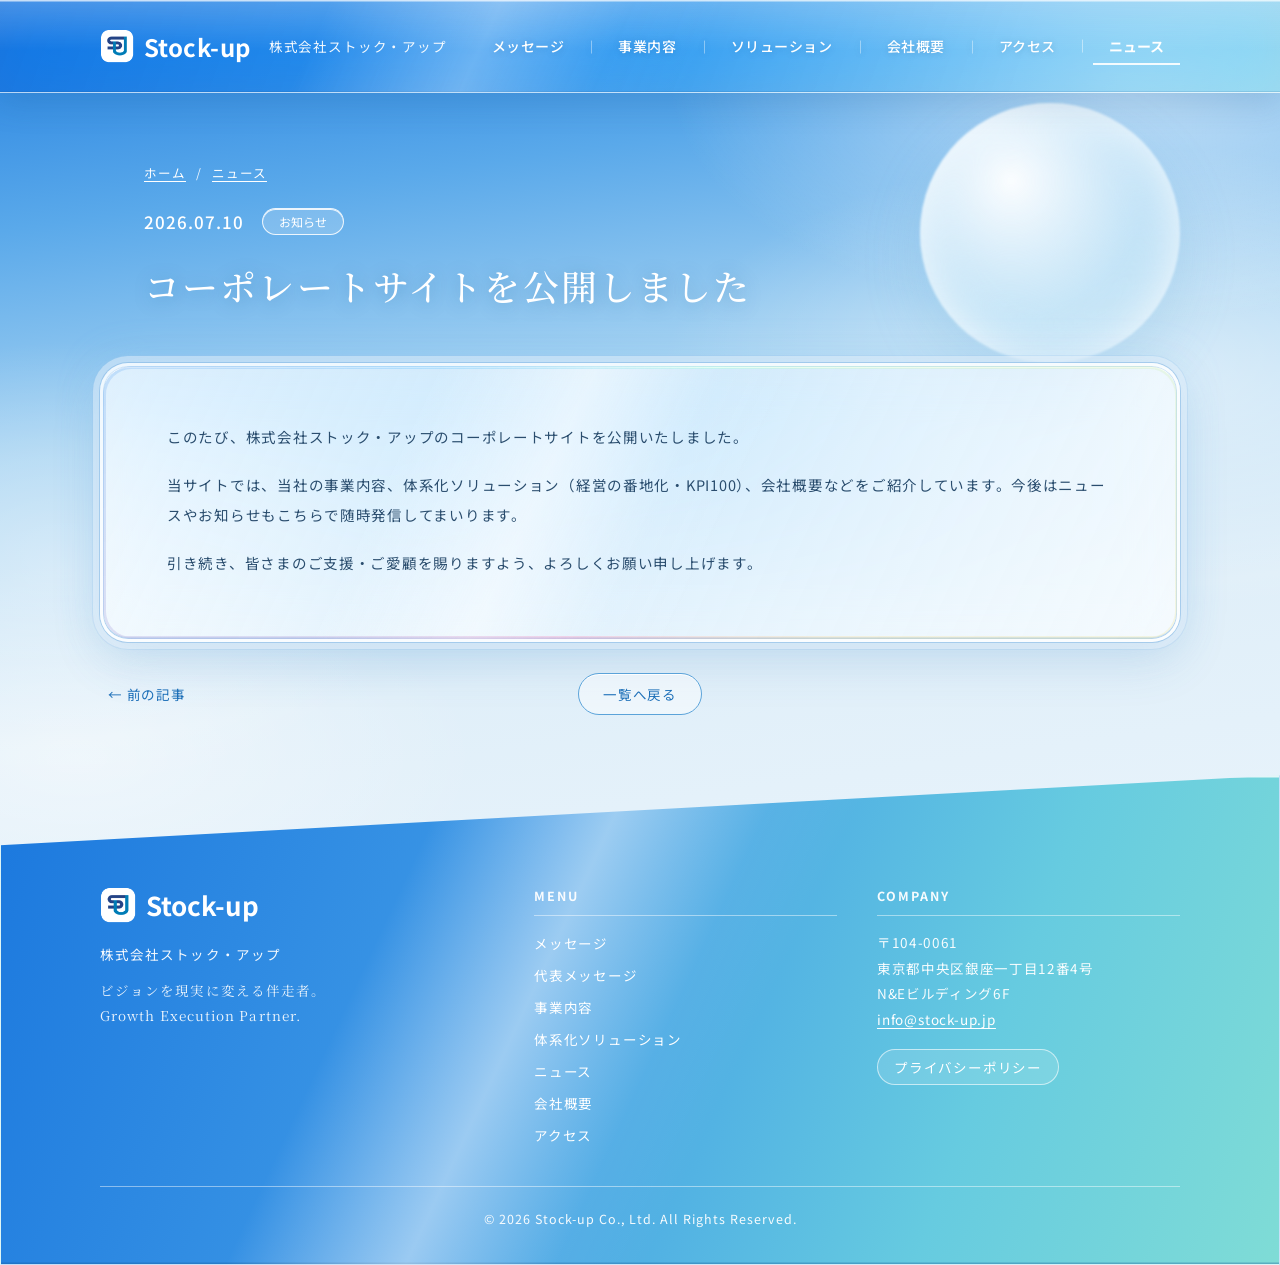
<file: news/2026-07-10.html>
<!DOCTYPE html>
<html lang="ja">
<head>
<meta charset="utf-8">
<meta name="viewport" content="width=device-width, initial-scale=1">
<title>コーポレートサイトを公開しました | 株式会社ストック・アップ</title>
<meta name="description" content="このたび、株式会社ストック・アップのコーポレートサイトを公開いたしました。">
<link rel="canonical" href="https://stock-up.jp/news/2026-07-10.html">
<meta property="og:title" content="コーポレートサイトを公開しました | 株式会社ストック・アップ">
<meta property="og:description" content="このたび、株式会社ストック・アップのコーポレートサイトを公開いたしました。">
<meta property="og:type" content="website">
<meta property="og:url" content="https://stock-up.jp/news/2026-07-10.html">
<meta property="og:site_name" content="株式会社ストック・アップ">
<meta property="og:locale" content="ja_JP">
<meta property="og:image" content="https://stock-up.jp/assets/og.jpg">
<meta property="og:image:width" content="1200">
<meta property="og:image:height" content="630">
<meta name="twitter:card" content="summary_large_image">
<link rel="icon" type="image/png" sizes="32x32" href="/assets/favicon-32.png">
<link rel="icon" type="image/png" sizes="192x192" href="/assets/favicon-192.png">
<link rel="apple-touch-icon" href="/assets/apple-touch-icon.png">
<link rel="preconnect" href="https://fonts.googleapis.com">
<link rel="preconnect" href="https://fonts.gstatic.com" crossorigin>
<link href="https://fonts.googleapis.com/css2?family=Noto+Serif+JP:wght@400;500;600&amp;family=Noto+Sans+JP:wght@400;500;700&amp;display=swap" rel="stylesheet">
<link rel="stylesheet" href="../css/style.css">
</head>
<body class="page-news">

<div class="news-page">
  <div class="news-page__glow"></div>

  <header class="site-header">
    <div class="site-header__inner">
      <a class="logo" href="../index.html">
        <img src="/assets/logo-tile.png" width="30" height="30" alt="株式会社ストック・アップ ロゴ">
        <span class="logo__name">Stock-up</span>
      </a>
      <span class="header__sub">株式会社ストック・アップ</span>

      <nav class="nav" aria-label="メインメニュー">
        <a class="nav__link" href="../index.html#message">メッセージ</a>
        <a class="nav__link" href="../index.html#service">事業内容</a>
        <a class="nav__link" href="../index.html#docs">ソリューション</a>
        <a class="nav__link" href="../index.html#company">会社概要</a>
        <a class="nav__link" href="../index.html#access">アクセス</a>
        <span class="nav__current" aria-current="page">ニュース</span>
      </nav>

      <button class="burger" type="button" data-menu-open aria-expanded="false" aria-controls="mobile-menu" aria-label="メニューを開く">
        <svg width="22" height="16" viewBox="0 0 22 16" aria-hidden="true"><path d="M1 1 H21 M1 8 H21 M1 15 H21" stroke="#ffffff" stroke-width="2" stroke-linecap="round"></path></svg>
      </button>
    </div>
  </header>

  <!-- モバイルメニュー -->
  <div class="drawer-overlay" data-menu-overlay hidden></div>
  <div class="drawer" id="mobile-menu" data-menu-drawer role="dialog" aria-modal="true" aria-label="メニュー" hidden>
    <div class="drawer__head">
      <span class="drawer__logo">Stock-up</span>
      <button class="drawer__close" type="button" data-menu-close aria-label="メニューを閉じる">
        <svg width="16" height="16" viewBox="0 0 16 16" aria-hidden="true"><path d="M2 2 L14 14 M14 2 L2 14" stroke="#ffffff" stroke-width="2" stroke-linecap="round"></path></svg>
      </button>
    </div>
    <a class="drawer__link" href="../index.html#message">メッセージ</a>
    <a class="drawer__link" href="../index.html#service">事業内容</a>
    <a class="drawer__link" href="../index.html#docs">ソリューション</a>
    <a class="drawer__link" href="../index.html#company">会社概要</a>
    <a class="drawer__link" href="../index.html#access">アクセス</a>
    <span class="drawer__current" aria-current="page">ニュース（現在のページ）</span>
  </div>


  <div class="sub-hero sub-hero--article">
    <div class="orb orb--sharp"></div>
    <p class="sub-hero__crumb"><a href="../index.html">ホーム</a><span>/</span><a href="../news.html">ニュース</a></p>
    <div class="featured__meta">
      <time class="featured__date" datetime="2026-07-10">2026.07.10</time>
      <span class="tag">お知らせ</span>
    </div>
    <h1 class="sub-hero__title sub-hero__title--article">コーポレートサイトを公開しました</h1>
  </div>

  <article class="glass-card article">
    <p>このたび、株式会社ストック・アップのコーポレートサイトを公開いたしました。</p>
    <p>当サイトでは、当社の事業内容、体系化ソリューション（経営の番地化・KPI100）、会社概要などをご紹介しています。今後はニュースやお知らせもこちらで随時発信してまいります。</p>
    <p>引き続き、皆さまのご支援・ご愛顧を賜りますよう、よろしくお願い申し上げます。</p>
  </article>

  <nav class="article-nav" aria-label="記事のナビゲーション">
    <a class="article-nav__link" href="2026-06-28.html">← 前の記事</a>
    <a class="article-nav__link article-nav__link--list" href="../news.html">一覧へ戻る</a>
    <span></span>
  </nav>

  <footer class="site-footer">
    <div class="site-footer__grid">
      <div class="site-footer__brand">
        <a class="site-footer__logo" href="../index.html">
          <img src="/assets/logo-tile.png" width="30" height="30" alt="株式会社ストック・アップ ロゴ">
          <span class="site-footer__logo-name">Stock-up</span>
        </a>
        <p class="site-footer__company">株式会社ストック・アップ</p>
        <p class="site-footer__tagline">ビジョンを現実に変える伴走者。<br>Growth Execution Partner.</p>
      </div>
      <div class="site-footer__col">
        <p class="site-footer__heading">Menu</p>
        <ul class="site-footer__list">
          <li><a href="../index.html#message">メッセージ</a></li>
          <li><a href="../index.html#greeting">代表メッセージ</a></li>
          <li><a href="../index.html#service">事業内容</a></li>
          <li><a href="../index.html#docs">体系化ソリューション</a></li>
          <li><a href="../news.html">ニュース</a></li>
          <li><a href="../index.html#company">会社概要</a></li>
          <li><a href="../index.html#access">アクセス</a></li>
        </ul>
      </div>
      <div class="site-footer__col">
        <p class="site-footer__heading">Company</p>
        <address class="site-footer__address">
          〒104-0061<br>
          東京都中央区銀座一丁目12番4号<br>
          N&amp;Eビルディング6F<br>
          <a href="mailto:info@stock-up.jp">info@stock-up.jp</a>
        </address>
        <a class="site-footer__policy" href="../privacy.html">プライバシーポリシー</a>
      </div>
    </div>
    <div class="site-footer__rule"></div>
    <p class="site-footer__copy">© 2026 Stock-up Co., Ltd. All Rights Reserved.</p>
  </footer>
</div>

<script src="../js/main.js"></script>
</body>
</html>
</file>
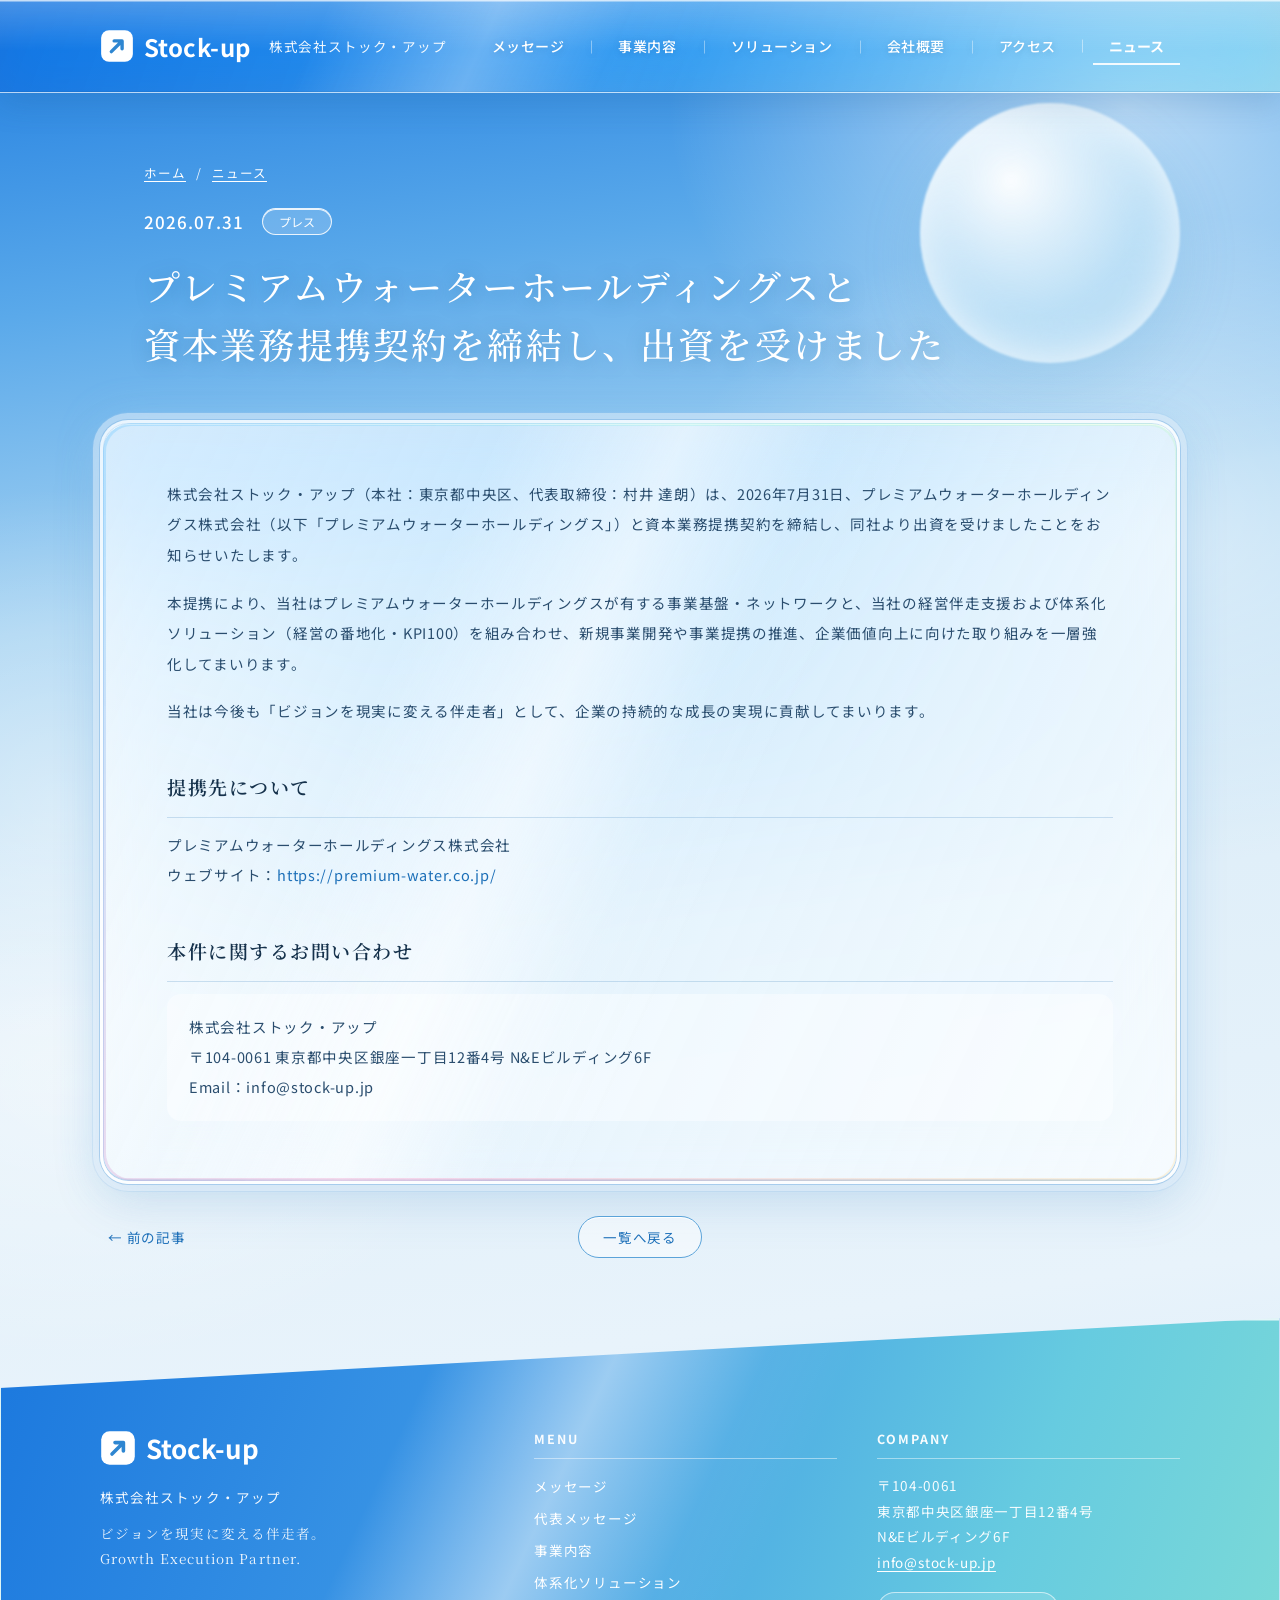
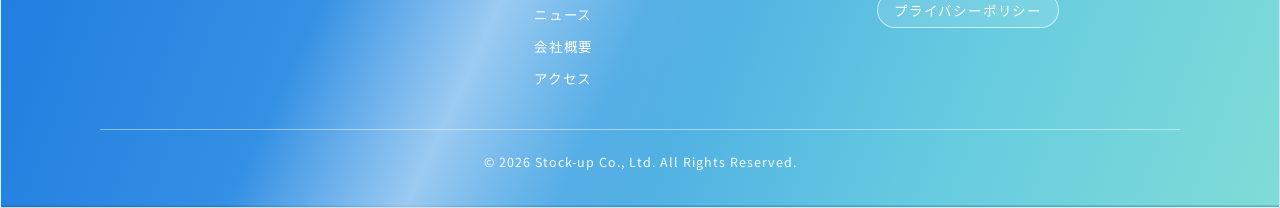
<file: news/2026-07-31.html>
<!DOCTYPE html>
<html lang="ja">
<head>
<meta charset="utf-8">
<meta name="viewport" content="width=device-width, initial-scale=1">
<meta name="robots" content="noindex, nofollow">
<title>プレミアムウォーターホールディングスと資本業務提携契約を締結し、出資を受けました | 株式会社ストック・アップ</title>
<meta name="description" content="株式会社ストック・アップは、2026年7月31日、プレミアムウォーターホールディングス株式会社と資本業務提携契約を締結し、同社より出資を受けました。">
<link rel="preconnect" href="https://fonts.googleapis.com">
<link rel="preconnect" href="https://fonts.gstatic.com" crossorigin>
<link href="https://fonts.googleapis.com/css2?family=Noto+Serif+JP:wght@400;500;600&amp;family=Noto+Sans+JP:wght@400;500;700&amp;display=swap" rel="stylesheet">
<link rel="stylesheet" href="../css/style.css">
</head>
<body class="page-news">

<div class="news-page">
  <div class="news-page__glow"></div>

  <header class="site-header">
    <div class="site-header__inner">
      <a class="logo" href="../index.html">
        <svg width="30" height="30" viewBox="0 0 30 30" aria-hidden="true"><rect x="1" y="1" width="28" height="28" rx="7" fill="#ffffff"></rect><path d="M10 20 L19 11 M12.5 10.5 L19.5 10.5 L19.5 17.5" stroke="#2e86d1" stroke-width="3" stroke-linecap="round" stroke-linejoin="round" fill="none"></path></svg>
        <span class="logo__name">Stock-up</span>
      </a>
      <span class="header__sub">株式会社ストック・アップ</span>

      <nav class="nav" aria-label="メインメニュー">
        <a class="nav__link" href="../index.html#message">メッセージ</a>
        <a class="nav__link" href="../index.html#service">事業内容</a>
        <a class="nav__link" href="../index.html#docs">ソリューション</a>
        <a class="nav__link" href="../index.html#company">会社概要</a>
        <a class="nav__link" href="../index.html#access">アクセス</a>
        <span class="nav__current" aria-current="page">ニュース</span>
      </nav>

      <button class="burger" type="button" data-menu-open aria-expanded="false" aria-controls="mobile-menu" aria-label="メニューを開く">
        <svg width="22" height="16" viewBox="0 0 22 16" aria-hidden="true"><path d="M1 1 H21 M1 8 H21 M1 15 H21" stroke="#ffffff" stroke-width="2" stroke-linecap="round"></path></svg>
      </button>
    </div>
  </header>

  <!-- モバイルメニュー -->
  <div class="drawer-overlay" data-menu-overlay hidden></div>
  <div class="drawer" id="mobile-menu" data-menu-drawer role="dialog" aria-modal="true" aria-label="メニュー" hidden>
    <div class="drawer__head">
      <span class="drawer__logo">Stock-up</span>
      <button class="drawer__close" type="button" data-menu-close aria-label="メニューを閉じる">
        <svg width="16" height="16" viewBox="0 0 16 16" aria-hidden="true"><path d="M2 2 L14 14 M14 2 L2 14" stroke="#ffffff" stroke-width="2" stroke-linecap="round"></path></svg>
      </button>
    </div>
    <a class="drawer__link" href="../index.html#message">メッセージ</a>
    <a class="drawer__link" href="../index.html#service">事業内容</a>
    <a class="drawer__link" href="../index.html#docs">ソリューション</a>
    <a class="drawer__link" href="../index.html#company">会社概要</a>
    <a class="drawer__link" href="../index.html#access">アクセス</a>
    <span class="drawer__current" aria-current="page">ニュース（現在のページ）</span>
  </div>


  <div class="sub-hero sub-hero--article">
    <div class="orb orb--sharp"></div>
    <p class="sub-hero__crumb"><a href="../index.html">ホーム</a><span>/</span><a href="../news.html">ニュース</a></p>
    <div class="featured__meta">
      <time class="featured__date" datetime="2026-07-31">2026.07.31</time>
      <span class="tag">プレス</span>
    </div>
    <h1 class="sub-hero__title sub-hero__title--article">プレミアムウォーターホールディングスと<br class="u-pc">資本業務提携契約を締結し、出資を受けました</h1>
  </div>

  <article class="glass-card article">
    <p>株式会社ストック・アップ（本社：東京都中央区、代表取締役：村井 達朗）は、2026年7月31日、プレミアムウォーターホールディングス株式会社（以下「プレミアムウォーターホールディングス」）と資本業務提携契約を締結し、同社より出資を受けましたことをお知らせいたします。</p>
    <p>本提携により、当社はプレミアムウォーターホールディングスが有する事業基盤・ネットワークと、当社の経営伴走支援および体系化ソリューション（経営の番地化・KPI100）を組み合わせ、新規事業開発や事業提携の推進、企業価値向上に向けた取り組みを一層強化してまいります。</p>
    <p>当社は今後も「ビジョンを現実に変える伴走者」として、企業の持続的な成長の実現に貢献してまいります。</p>
    <h2 class="article__h2">提携先について</h2>
    <p>プレミアムウォーターホールディングス株式会社<br>ウェブサイト：<a href="https://premium-water.co.jp/" target="_blank" rel="noopener">https://premium-water.co.jp/</a></p>
    <h2 class="article__h2">本件に関するお問い合わせ</h2>
    <p class="article__contact">株式会社ストック・アップ<br>〒104-0061 東京都中央区銀座一丁目12番4号 N&amp;Eビルディング6F<br>Email：info@stock-up.jp</p>
  </article>

  <nav class="article-nav" aria-label="記事のナビゲーション">
    <a class="article-nav__link" href="2026-07-10.html">← 前の記事</a>
    <a class="article-nav__link article-nav__link--list" href="../news.html">一覧へ戻る</a>
    <span></span>
  </nav>

  <footer class="site-footer">
    <div class="site-footer__grid">
      <div class="site-footer__brand">
        <a class="site-footer__logo" href="../index.html">
          <svg width="30" height="30" viewBox="0 0 30 30" aria-hidden="true"><rect x="1" y="1" width="28" height="28" rx="7" fill="#ffffff"></rect><path d="M10 20 L19 11 M12.5 10.5 L19.5 10.5 L19.5 17.5" stroke="#2e86d1" stroke-width="3" stroke-linecap="round" stroke-linejoin="round" fill="none"></path></svg>
          <span class="site-footer__logo-name">Stock-up</span>
        </a>
        <p class="site-footer__company">株式会社ストック・アップ</p>
        <p class="site-footer__tagline">ビジョンを現実に変える伴走者。<br>Growth Execution Partner.</p>
      </div>
      <div class="site-footer__col">
        <p class="site-footer__heading">Menu</p>
        <ul class="site-footer__list">
          <li><a href="../index.html#message">メッセージ</a></li>
          <li><a href="../index.html#greeting">代表メッセージ</a></li>
          <li><a href="../index.html#service">事業内容</a></li>
          <li><a href="../index.html#docs">体系化ソリューション</a></li>
          <li><a href="../news.html">ニュース</a></li>
          <li><a href="../index.html#company">会社概要</a></li>
          <li><a href="../index.html#access">アクセス</a></li>
        </ul>
      </div>
      <div class="site-footer__col">
        <p class="site-footer__heading">Company</p>
        <address class="site-footer__address">
          〒104-0061<br>
          東京都中央区銀座一丁目12番4号<br>
          N&amp;Eビルディング6F<br>
          <a href="mailto:info@stock-up.jp">info@stock-up.jp</a>
        </address>
        <a class="site-footer__policy" href="../privacy.html">プライバシーポリシー</a>
      </div>
    </div>
    <div class="site-footer__rule"></div>
    <p class="site-footer__copy">© 2026 Stock-up Co., Ltd. All Rights Reserved.</p>
  </footer>
</div>

<script src="../js/main.js"></script>
</body>
</html>
</file>
<file: css/style.css>
@charset "utf-8";

/* ==========================================================================
   株式会社ストック・アップ コーポレートサイト
   style.css
   ========================================================================== */

/* --------------------------------------------------------------------------
   1. 変数
   -------------------------------------------------------------------------- */
:root {
  --color-navy: #16324c;
  --color-text: #2a4d6e;
  --color-base: #1c3a52;
  --color-blue: #1c6fb8;
  --color-blue-dark: #0f568f;
  --color-accent: #2e86d1;
  --color-line: rgba(120, 170, 210, 0.35);
  --color-white: #ffffff;

  --font-sans: 'Noto Sans JP', -apple-system, BlinkMacSystemFont, 'Hiragino Kaku Gothic ProN', 'Yu Gothic', sans-serif;
  --font-serif: 'Noto Serif JP', 'Hiragino Mincho ProN', 'Yu Mincho', serif;

  --width-content: 1080px;
  --radius-card: 28px;
}

/* --------------------------------------------------------------------------
   2. ベース
   -------------------------------------------------------------------------- */
*,
*::before,
*::after {
  box-sizing: border-box;
}

html {
  scroll-behavior: smooth;
  overflow-x: hidden;
  overflow-x: clip;
}

body {
  margin: 0;
  font-family: var(--font-sans);
  color: var(--color-base);
  -webkit-font-smoothing: antialiased;
  overflow-x: clip;
}

body.page-home {
  background:
    radial-gradient(ellipse 55% 28% at 88% 38%, rgba(255, 255, 255, 0.55), transparent 70%),
    radial-gradient(ellipse 45% 22% at 6% 62%, rgba(255, 255, 255, 0.5), transparent 70%),
    radial-gradient(ellipse 50% 20% at 92% 82%, rgba(255, 255, 255, 0.4), transparent 70%),
    linear-gradient(178deg, #e3eff8 0%, #eaf3fa 20%, #f0f6fb 40%, #e8f2f9 60%, #dbebf7 80%, #cbe3f4 100%);
}

body.page-news {
  background:
    radial-gradient(ellipse 55% 26% at 90% 30%, rgba(255, 255, 255, 0.5), transparent 70%),
    radial-gradient(ellipse 45% 22% at 6% 60%, rgba(255, 255, 255, 0.45), transparent 70%),
    linear-gradient(172deg, #1f7de0 0%, #5aa9ea 16%, #a8d4f2 32%, #e0eff9 52%, #e8f3fb 72%, #cfe5f6 100%);
}

img {
  max-width: 100%;
  vertical-align: middle;
}

a {
  color: var(--color-blue);
  text-decoration: none;
  transition: color 0.2s ease, background 0.2s ease, box-shadow 0.2s ease;
}

a:hover {
  color: var(--color-blue-dark);
}

h1,
h2,
h3,
p {
  margin: 0;
}

.inner {
  max-width: var(--width-content);
  margin-inline: auto;
  width: 100%;
}

/* --------------------------------------------------------------------------
   3. アニメーション
   -------------------------------------------------------------------------- */
@keyframes scrollDown {
  0%   { transform: translateY(0);    opacity: 1; }
  70%  { transform: translateY(14px); opacity: 0; }
  100% { transform: translateY(0);    opacity: 0; }
}

@keyframes glareSweep {
  0%   { transform: translateX(-70%); }
  45%  { transform: translateX(120%); }
  100% { transform: translateX(120%); }
}

@keyframes rayDrift {
  0%, 100% { opacity: 0.30; transform: rotate(8deg) translateX(0); }
  50%      { opacity: 0.65; transform: rotate(8deg) translateX(40px); }
}

@keyframes orbPulse {
  0%, 100% { opacity: 0.75; transform: scale(1); }
  50%      { opacity: 1;    transform: scale(1.07); }
}

@media (prefers-reduced-motion: reduce) {
  *,
  *::before,
  *::after {
    animation: none !important;
  }
}

/* --------------------------------------------------------------------------
   4. 共通パーツ：ガラスカード / 光の演出
   -------------------------------------------------------------------------- */
.glass-card {
  position: relative;
  overflow: hidden;
  /* 太めの白い縁：外側 3px の半透明リング + 内側の白いハイライトで厚みを出す */
  border: 3px solid rgba(255, 255, 255, 0.85);
  border-radius: var(--radius-card);
  background: linear-gradient(115deg, rgba(255, 255, 255, 0.7) 0%, rgba(236, 246, 253, 0.58) 50%, rgba(255, 255, 255, 0.68) 100%);
  background-clip: padding-box;
  backdrop-filter: blur(24px) saturate(130%);
  -webkit-backdrop-filter: blur(24px) saturate(130%);
  box-shadow:
    inset 0 0 0 1px rgba(140, 190, 235, 0.45),
    inset 0 2px 0 rgba(255, 255, 255, 1),
    inset 0 -2px 0 rgba(150, 190, 225, 0.4),
    0 0 0 1px rgba(120, 175, 225, 0.5),
    0 0 0 7px rgba(255, 255, 255, 0.38),
    0 0 0 8px rgba(150, 195, 235, 0.25),
    0 18px 50px rgba(60, 120, 175, 0.16),
    0 0 40px rgba(170, 220, 255, 0.35);
}

/* 斜めに走る光沢 */
.glass-card::before {
  content: '';
  position: absolute;
  inset: 0;
  pointer-events: none;
  background: linear-gradient(115deg, transparent 28%, rgba(255, 255, 255, 0.5) 41%, rgba(255, 255, 255, 0.04) 52%, transparent 58%);
  animation: glareSweep 12s ease-in-out 1s infinite;
}

/* 虹色の縁取り */
.glass-card::after {
  content: '';
  position: absolute;
  inset: 0;
  padding: 2.5px;
  border-radius: inherit;
  pointer-events: none;
  background: conic-gradient(from 210deg,
    rgba(255, 140, 190, 0.32),
    rgba(130, 205, 255, 0.42),
    rgba(160, 255, 215, 0.30),
    rgba(255, 225, 150, 0.30),
    rgba(255, 140, 190, 0.32));
  -webkit-mask: linear-gradient(#000 0 0) content-box, linear-gradient(#000 0 0);
  -webkit-mask-composite: xor;
  mask: linear-gradient(#000 0 0) content-box, linear-gradient(#000 0 0);
  mask-composite: exclude;
}

.glass-card > * {
  position: relative;
  z-index: 1;
}

/* 背景の光球 */
.orb {
  position: absolute;
  border-radius: 50%;
  pointer-events: none;
  animation: orbPulse 9s ease-in-out infinite;
}

.orb--sharp {
  background: radial-gradient(circle at 35% 30%, rgba(255, 255, 255, 0.95), rgba(200, 232, 248, 0.6) 55%, rgba(150, 205, 238, 0.35));
  box-shadow: inset 0 0 50px rgba(255, 255, 255, 0.9), 0 24px 60px rgba(80, 160, 210, 0.2);
  filter: blur(1px);
}

.orb--soft {
  background: radial-gradient(circle at 40% 35%, rgba(255, 255, 255, 0.9), rgba(140, 205, 240, 0.65) 55%, rgba(90, 170, 225, 0.4));
  filter: blur(8px);
}

.orb--teal {
  background: radial-gradient(circle at 40% 35%, rgba(255, 255, 255, 0.85), rgba(130, 215, 220, 0.6) 55%, rgba(100, 190, 210, 0.35));
  filter: blur(8px);
}

/* セクション見出し（英字ラベル＋罫） */
.label {
  font-size: 14px;
  font-weight: 500;
  letter-spacing: 0.12em;
  color: var(--color-blue);
}

.label__rule {
  width: 56px;
  height: 2px;
  margin-top: 12px;
  background: var(--color-blue);
}

.u-nowrap {
  display: inline-block;
}

@media (max-width: 768px) {
  .u-pc { display: none; }
}

.section-title {
  font-family: var(--font-serif);
  font-weight: 500;
  letter-spacing: 0.1em;
  color: var(--color-navy);
}

/* --------------------------------------------------------------------------
   5. ヘッダー
   -------------------------------------------------------------------------- */
.site-header {
  position: relative;
  z-index: 5;
  overflow: hidden;
  padding: 26px 32px;
  background: linear-gradient(110deg, rgba(22, 112, 220, 0.78) 0%, rgba(58, 150, 232, 0.65) 45%, rgba(120, 200, 240, 0.55) 80%, rgba(150, 225, 235, 0.55) 100%);
  border-bottom: 1px solid rgba(255, 255, 255, 0.7);
  backdrop-filter: blur(24px) saturate(150%);
  -webkit-backdrop-filter: blur(24px) saturate(150%);
  box-shadow:
    inset 0 1.5px 0 rgba(255, 255, 255, 0.7),
    inset 0 -1px 0 rgba(20, 90, 150, 0.15),
    0 10px 30px rgba(30, 90, 140, 0.18);
}

.site-header::after {
  content: '';
  position: absolute;
  inset: 0;
  pointer-events: none;
  background: linear-gradient(180deg, rgba(255, 255, 255, 0.22), rgba(255, 255, 255, 0) 55%);
}

.site-header::before {
  content: '';
  position: absolute;
  inset: 0;
  pointer-events: none;
  background: linear-gradient(115deg, transparent 25%, rgba(255, 255, 255, 0.3) 38%, rgba(255, 255, 255, 0.04) 48%, transparent 55%);
  animation: glareSweep 9s ease-in-out infinite;
}

.site-header__inner {
  position: relative;
  z-index: 1;
  display: flex;
  align-items: center;
  gap: 18px;
  max-width: var(--width-content);
  margin-inline: auto;
}

.logo {
  display: flex;
  align-items: center;
  gap: 10px;
  color: var(--color-white);
}

.logo svg, .logo img {
  width: 34px;
  height: 34px;
}

.logo:hover {
  color: var(--color-white);
  opacity: 0.85;
}

.logo__name {
  white-space: nowrap;
  font-size: 24px;
  font-weight: 700;
  letter-spacing: 0.02em;
}

.header__sub {
  white-space: nowrap;
  font-size: 13.5px;
  letter-spacing: 0.06em;
  color: rgba(255, 255, 255, 0.95);
}

.nav {
  display: flex;
  align-items: center;
  gap: 6px;
  margin-left: auto;
}

/* 項目間の区切り「｜」 */
.nav > * + * {
  position: relative;
  margin-left: 14px;
}

.nav > * + *::before {
  content: '｜';
  position: absolute;
  left: -17px;
  top: 50%;
  transform: translateY(-50%);
  font-size: 13px;
  color: rgba(255, 255, 255, 0.7);
  pointer-events: none;
}

.nav__link {
  white-space: nowrap;
  padding: 9px 16px;
  font-size: 14px;
  font-weight: 500;
  letter-spacing: 0.04em;
  color: var(--color-white);
  border-radius: 99px;
  border: 1px solid transparent;
  text-shadow: 0 1px 6px rgba(20, 80, 140, 0.25);
}

.nav__link:hover {
  color: var(--color-white);
  background: rgba(255, 255, 255, 0.22);
  border-color: rgba(255, 255, 255, 0.5);
}

.nav__current {
  padding: 9px 16px 7px;
  font-size: 14px;
  font-weight: 700;
  color: var(--color-white);
  border-bottom: 2px solid rgba(255, 255, 255, 0.9);
}

/* ハンバーガー */
.burger {
  display: none;
  align-items: center;
  justify-content: center;
  width: 44px;
  height: 44px;
  margin-left: auto;
  padding: 0;
  border-radius: 12px;
  background: rgba(255, 255, 255, 0.16);
  border: 1px solid rgba(255, 255, 255, 0.45);
  cursor: pointer;
}

.drawer-overlay {
  position: fixed;
  inset: 0;
  z-index: 50;
  background: rgba(20, 60, 100, 0.35);
  backdrop-filter: blur(6px);
  -webkit-backdrop-filter: blur(6px);
}

.drawer {
  position: fixed;
  top: 0;
  left: 0;
  right: 0;
  z-index: 51;
  display: flex;
  flex-direction: column;
  gap: 4px;
  padding: 18px 24px 24px;
  background: linear-gradient(110deg, rgba(22, 112, 220, 0.97) 0%, rgba(58, 150, 232, 0.94) 40%, rgba(110, 200, 225, 0.92) 100%);
  backdrop-filter: blur(24px);
  -webkit-backdrop-filter: blur(24px);
  border-bottom: 1px solid rgba(255, 255, 255, 0.55);
  box-shadow: 0 20px 60px rgba(20, 70, 120, 0.35);
}

.drawer[hidden],
.drawer-overlay[hidden] {
  display: none;
}

.drawer__head {
  display: flex;
  align-items: center;
  justify-content: space-between;
  margin-bottom: 8px;
}

.drawer__logo {
  font-size: 20px;
  font-weight: 700;
  color: var(--color-white);
}

.drawer__close {
  display: flex;
  align-items: center;
  justify-content: center;
  width: 44px;
  height: 44px;
  padding: 0;
  border-radius: 12px;
  background: rgba(255, 255, 255, 0.16);
  border: 1px solid rgba(255, 255, 255, 0.45);
  cursor: pointer;
}

.drawer__link,
.drawer__current {
  display: block;
  padding: 15px 12px;
  font-size: 15px;
  letter-spacing: 0.08em;
  color: var(--color-white);
  border-bottom: 1px solid rgba(255, 255, 255, 0.3);
}

.drawer__link:last-child {
  border-bottom: none;
}

.drawer__link:hover {
  color: var(--color-white);
  background: rgba(255, 255, 255, 0.12);
}

.drawer__current {
  font-weight: 700;
  border-bottom: none;
}

/* --------------------------------------------------------------------------
   6. トップページ：ヒーロー
   -------------------------------------------------------------------------- */
.hero-zone {
  position: relative;
  overflow: hidden;
  padding-bottom: 70px;
  /* 下端を斜めにカット（フッターと平行：左が低く、右が高い） */
  clip-path: polygon(0 0, 100% 0, 100% calc(100% - 70px), 0 100%);
}

/* 斜めの縁に沿った白いハイライト線 */
.hero-zone > .hero-zone__edge {
  display: none;
  position: absolute;
  left: 0;
  right: 0;
  bottom: 0;
  height: 110px;
  z-index: 3;
  pointer-events: none;
  background: linear-gradient(180deg, rgba(255, 255, 255, 0) 0%, rgba(255, 255, 255, 0.55) 100%);
  clip-path: polygon(0 calc(100% - 1.5px), 100% calc(100% - 0px), 100% 100%, 0 100%);
}

/* 背景は擬似要素に持たせ、下端をフェードアウトしてページ背景へなじませる */
.hero-zone::before {
  content: '';
  position: absolute;
  inset: 0;
  z-index: 0;
  pointer-events: none;
  background: linear-gradient(160deg, #1b78de 0%, #3a95e8 28%, #6cb6ef 55%, #9ccff4 80%, #b3dcf6 100%);
}

.hero-zone > * {
  position: relative;
  z-index: 1;
}

.hero-zone > .site-header {
  z-index: 5;
}

.hero-zone__glow {
  position: absolute;
  inset: 0;
  z-index: 0;
  pointer-events: none;
  background:
    radial-gradient(ellipse 42% 48% at 86% 22%, rgba(255, 255, 255, 0.7), transparent 65%),
    radial-gradient(ellipse 30% 40% at 62% 70%, rgba(255, 255, 255, 0.35), transparent 65%),
    radial-gradient(ellipse 50% 35% at 8% 92%, rgba(255, 255, 255, 0.45), transparent 60%),
    radial-gradient(circle 160px at 70% 30%, rgba(255, 255, 255, 0.25), transparent 100%),
    radial-gradient(circle 110px at 92% 62%, rgba(255, 255, 255, 0.22), transparent 100%);
  filter: blur(6px);
}

.hero-zone__rays {
  position: absolute;
  z-index: 0;
  top: -25%;
  left: -8%;
  width: 75%;
  height: 165%;
  pointer-events: none;
  filter: blur(7px);
  transform: rotate(8deg);
  animation: rayDrift 12s ease-in-out infinite;
  background: linear-gradient(115deg,
    transparent 12%, rgba(255, 255, 255, 0.3) 16%, transparent 24%,
    transparent 32%, rgba(255, 255, 255, 0.2) 37%, transparent 46%,
    transparent 58%, rgba(255, 255, 255, 0.24) 63%, transparent 70%);
}

.hero {
  position: relative;
  max-width: min(1180px, 100% - 40px);
  margin: 34px auto 0;
}

.hero-card {
  position: relative;
  overflow: hidden;
  min-height: 0;
  padding-right: 44%;
  border: 1px solid rgba(255, 255, 255, 0.85);
  border-radius: var(--radius-card);
  background: linear-gradient(115deg, rgba(255, 255, 255, 0.5) 0%, rgba(255, 255, 255, 0.18) 45%, rgba(255, 255, 255, 0.36) 100%);
  backdrop-filter: blur(24px) saturate(140%);
  -webkit-backdrop-filter: blur(24px) saturate(140%);
  box-shadow:
    inset 0 1.5px 0 rgba(255, 255, 255, 0.95),
    inset 1.5px 0 0 rgba(255, 255, 255, 0.55),
    inset 0 -1.5px 0 rgba(110, 165, 210, 0.35),
    0 20px 60px rgba(20, 70, 120, 0.25),
    0 0 44px rgba(130, 210, 255, 0.4);
  /* 右側をフェードさせて消す */
  -webkit-mask-image: linear-gradient(90deg, #000 0%, #000 52%, rgba(0, 0, 0, 0.55) 72%, transparent 96%);
  mask-image: linear-gradient(90deg, #000 0%, #000 52%, rgba(0, 0, 0, 0.55) 72%, transparent 96%);
}

.hero-card::before {
  content: '';
  position: absolute;
  inset: 0;
  z-index: 1;
  pointer-events: none;
  background: linear-gradient(115deg, transparent 28%, rgba(255, 255, 255, 0.52) 40%, rgba(255, 255, 255, 0.06) 50%, transparent 56%);
  animation: glareSweep 7.5s ease-in-out 2s infinite;
}

.hero-card::after {
  content: '';
  position: absolute;
  inset: 0;
  z-index: 2;
  padding: 1.5px;
  border-radius: inherit;
  pointer-events: none;
  background: conic-gradient(from 210deg,
    rgba(255, 140, 190, 0.4),
    rgba(130, 205, 255, 0.5),
    rgba(160, 255, 215, 0.35),
    rgba(255, 225, 150, 0.35),
    rgba(255, 140, 190, 0.4));
  -webkit-mask: linear-gradient(#000 0 0) content-box, linear-gradient(#000 0 0);
  -webkit-mask-composite: xor;
  mask: linear-gradient(#000 0 0) content-box, linear-gradient(#000 0 0);
  mask-composite: exclude;
}

.hero-card__text {
  position: relative;
  z-index: 1;
  padding: 64px 0 200px 110px;
}

.hero-card__title {
  font-family: var(--font-serif);
  font-weight: 500;
  font-size: clamp(28px, 3.4vw, 40px);
  line-height: 1.6;
  letter-spacing: 0.04em;
  color: var(--color-white);
  text-shadow: 0 2px 18px rgba(30, 90, 140, 0.35);
}

.hero-card__en {
  margin-top: 34px;
  font-size: 17px;
  letter-spacing: 0.14em;
  color: #f2f9ff;
  text-shadow: 0 1px 10px rgba(30, 90, 140, 0.3);
}

.hero-card__lead {
  margin-top: 30px;
  font-size: 14.5px;
  letter-spacing: 0.1em;
  color: #eaf5fd;
}

.hero-card__name {
  margin-top: 26px;
  font-family: var(--font-serif);
  font-size: 15px;
  letter-spacing: 0.14em;
  color: var(--color-white);
}

.hero-card__image {
  pointer-events: none; /* 透明部分がヘッダー等のクリックを奪わないように */
  position: absolute;
  right: -3%;
  bottom: -70px;
  z-index: 2;
  width: 68%;
  max-width: 760px;
  aspect-ratio: 1 / 1;
  background: url('../assets/hero-blocks-cut.webp') center bottom / contain no-repeat;
  filter: drop-shadow(0 18px 24px rgba(20, 70, 120, 0.22));
}


.scroll-hint {
  position: relative;
  display: flex;
  justify-content: flex-end;
  max-width: min(var(--width-content), 100% - 40px);
  margin-inline: auto;
  padding: 14px 10px 18px;
}

.scroll-hint__body {
  display: flex;
  flex-direction: column;
  align-items: center;
  gap: 6px;
}

.scroll-hint__label {
  font-size: 12px;
  letter-spacing: 0.18em;
  color: var(--color-blue);
}

.scroll-hint__bar {
  width: 1.5px;
  height: 34px;
  background: var(--color-blue);
  animation: scrollDown 1.8s ease-in-out infinite;
}

/* --------------------------------------------------------------------------
   7. トップページ：メッセージ
   -------------------------------------------------------------------------- */
.message {
  position: relative;
  max-width: var(--width-content);
  margin-inline: auto;
  padding: 96px 32px 60px;
}

.message .orb {
  top: 30px;
  right: -40px;
  width: 280px;
  height: 280px;
}

.message__grid {
  position: relative;
  display: grid;
  grid-template-columns: 200px 1fr;
  gap: 24px;
}

.message__title {
  font-family: var(--font-serif);
  font-weight: 500;
  font-size: clamp(26px, 3vw, 34px);
  line-height: 1.7;
  letter-spacing: 0.08em;
  color: var(--color-navy);
}

.message__body {
  max-width: 520px;
  margin-top: 34px;
  font-size: 14.5px;
  line-height: 2.1;
  letter-spacing: 0.06em;
  color: var(--color-text);
  text-wrap: pretty;
}


/* --------------------------------------------------------------------------
   7b. トップページ：代表メッセージ
   -------------------------------------------------------------------------- */
.section--greeting {
  padding: 0 20px 20px;
}

.greeting {
  display: grid;
  grid-template-columns: 300px 1fr;
  gap: 48px;
  padding: 64px 64px 64px 56px;
}

.greeting .section-title {
  margin-top: 34px;
  font-size: 32px;
}

.greeting__name {
  margin-top: 34px;
  font-family: var(--font-serif);
  font-size: 22px;
  letter-spacing: 0.12em;
  color: var(--color-navy);
}

.greeting__role {
  display: block;
  margin-bottom: 4px;
  font-family: var(--font-sans);
  font-size: 12.5px;
  letter-spacing: 0.1em;
  color: var(--color-blue);
}

.greeting__name-en {
  margin-top: 4px;
  font-size: 12px;
  letter-spacing: 0.16em;
  color: var(--color-text);
}

.greeting__headline {
  font-family: var(--font-serif);
  font-weight: 500;
  font-size: clamp(22px, 2.4vw, 28px);
  line-height: 1.7;
  letter-spacing: 0.08em;
  color: var(--color-navy);
}

.greeting__body {
  margin-top: 26px;
  font-size: 14.5px;
  line-height: 2.1;
  letter-spacing: 0.05em;
  color: var(--color-text);
  text-wrap: pretty;
}

.greeting__body p + p {
  margin-top: 1.1em;
}

.greeting__profile {
  margin: 36px 0 0;
  padding-top: 8px;
  border-top: 1px solid var(--color-line);
}

.greeting__profile-row {
  display: grid;
  grid-template-columns: 80px 1fr;
  gap: 16px;
  padding: 14px 0;
  font-size: 13.5px;
  line-height: 1.9;
  letter-spacing: 0.04em;
  border-bottom: 1px solid var(--color-line);
}

.greeting__profile-row:last-child {
  border-bottom: none;
}

.greeting__profile-row dt {
  font-weight: 700;
  color: var(--color-navy);
}

.greeting__profile-row dd {
  margin: 0;
  color: var(--color-text);
}

/* --------------------------------------------------------------------------
   8. トップページ：事業内容 / 企業情報
   -------------------------------------------------------------------------- */
.section {
  position: relative;
  max-width: var(--width-content);
  margin-inline: auto;
}

.section--service {
  padding: 20px 20px 0;
}

.section--service .orb {
  top: -70px;
  left: -130px;
  width: 340px;
  height: 340px;
  animation-duration: 11s;
  animation-delay: 2s;
}

.section--company {
  padding: 40px 20px 40px;
}

.section--company .orb {
  right: -120px;
  bottom: -40px;
  width: 320px;
  height: 320px;
  animation-duration: 11s;
  animation-delay: 2s;
}

.section__card {
  display: grid;
  grid-template-columns: 300px 1fr;
  gap: 40px;
  padding: 64px 64px 64px 56px;
}

.section__heading .section-title {
  margin-top: 34px;
  font-size: 32px;
}

.section__heading-lead {
  margin-top: 30px;
  font-size: 14px;
  line-height: 2.1;
  letter-spacing: 0.05em;
  color: var(--color-text);
}

.stack {
  display: flex;
  flex-direction: column;
}

/* 事業内容の各項目 */
.service-row {
  display: grid;
  grid-template-columns: 110px 1fr;
  gap: 20px;
  align-items: start;
  padding: 34px 0;
  border-bottom: 1px solid var(--color-line);
}

.service-row:last-child {
  border-bottom: none;
}

.service-row__num {
  font-family: var(--font-serif);
  font-size: 44px;
  line-height: 1;
  color: var(--color-blue);
}

.service-row__title {
  font-family: var(--font-serif);
  font-weight: 600;
  font-size: 20px;
  letter-spacing: 0.08em;
  color: var(--color-navy);
}

.service-row__body {
  margin-top: 14px;
  font-size: 13.5px;
  line-height: 2;
  letter-spacing: 0.05em;
  color: var(--color-text);
}

/* 企業情報テーブル */
.company__lead {
  margin: 4px 0 26px;
  font-size: 14px;
  line-height: 2;
  letter-spacing: 0.05em;
  color: var(--color-text);
}

.company-row {
  display: grid;
  grid-template-columns: 140px 1fr;
  gap: 16px;
  padding: 15px 0;
  font-size: 13.5px;
  letter-spacing: 0.05em;
  border-bottom: 1px solid var(--color-line);
}

.company-row:last-child {
  border-bottom: none;
}

.company-row__label {
  font-weight: 700;
  color: var(--color-navy);
}

.company-row__value {
  color: var(--color-text);
}


/* --------------------------------------------------------------------------
   8b. トップページ：資料カルーセル（横スクロール）
   -------------------------------------------------------------------------- */
.section--docs {
  padding: 40px 20px 0;
}

.docs__head {
  padding: 0 4px 28px;
}

.docs__head .section-title {
  margin-top: 30px;
  font-size: 32px;
}

.docs__lead {
  margin-top: 18px;
  font-size: 14px;
  line-height: 2;
  letter-spacing: 0.05em;
  color: var(--color-text);
}

@keyframes marqueeScroll {
  from { transform: translateX(0); }
  to   { transform: translateX(-100%); }
}

.marquee {
  --marquee-gap: 20px;
  --marquee-speed: 45s;
  display: flex;
  overflow: hidden;
  padding: 8px 0 12px;
  -webkit-mask-image: linear-gradient(to right, transparent, #000 6%, #000 94%, transparent);
  mask-image: linear-gradient(to right, transparent, #000 6%, #000 94%, transparent);
}

.marquee__group {
  display: flex;
  flex-shrink: 0;
  gap: var(--marquee-gap);
  /* gap ぶんだけ余白を足して、2グループ目とぴったり繋がるようにする */
  padding-right: var(--marquee-gap);
  animation: marqueeScroll var(--marquee-speed) linear infinite;
  will-change: transform;
}

.marquee:hover .marquee__group {
  animation-play-state: paused;
}

.marquee__item {
  flex: 0 0 auto;
  width: 420px;
  margin: 0;
  padding: 10px;
  border-radius: 18px;
}

.marquee__item img {
  display: block;
  width: 100%;
  height: auto;
  aspect-ratio: 16 / 9;
  border-radius: 10px;
  box-shadow: 0 6px 20px rgba(40, 110, 170, 0.2);
}

@media (prefers-reduced-motion: reduce) {
  .marquee {
    overflow-x: auto;
    -webkit-mask-image: none;
    mask-image: none;
  }
  .marquee__group[aria-hidden="true"] {
    display: none;
  }
}


/* --------------------------------------------------------------------------
   8c. トップページ：アクセス（Google マップ）
   -------------------------------------------------------------------------- */
.section--access {
  padding: 0 20px 70px;
}

.access__card {
  display: grid;
  grid-template-columns: 300px 1fr;
  gap: 40px;
  padding: 56px 56px 56px;
}

.access__head .section-title {
  margin-top: 34px;
  font-size: 32px;
}

.access__address {
  margin-top: 26px;
  font-size: 14px;
  line-height: 2;
  letter-spacing: 0.05em;
  color: var(--color-text);
}

.access__note {
  margin-top: 10px;
  font-size: 13px;
  line-height: 1.9;
  letter-spacing: 0.05em;
  color: var(--color-text);
}

.access__link {
  display: inline-flex;
  align-items: center;
  gap: 6px;
  margin-top: 22px;
  padding: 9px 18px;
  font-size: 13px;
  letter-spacing: 0.06em;
  color: var(--color-blue);
  border: 1px solid #5ba3d9;
  border-radius: 99px;
  background: rgba(255, 255, 255, 0.45);
  box-shadow: inset 0 1px 0 rgba(255, 255, 255, 0.85);
}

.access__link:hover {
  color: var(--color-blue-dark);
  background: rgba(255, 255, 255, 0.75);
}

.access__map {
  position: relative;
  overflow: hidden;
  border-radius: 18px;
  border: 1px solid rgba(255, 255, 255, 0.9);
  box-shadow: 0 10px 30px rgba(40, 110, 170, 0.2);
  background: rgba(255, 255, 255, 0.4);
}

.access__map iframe {
  display: block;
  width: 100%;
  height: 100%;
  min-height: 360px;
  aspect-ratio: 16 / 10;
  border: 0;
}


/* --------------------------------------------------------------------------
   8d. トップページ：ニュース（最新3件）
   -------------------------------------------------------------------------- */
.section--news {
  padding: 40px 20px 0;
}

.home-news {
  padding-top: 56px;
  padding-bottom: 40px;
}

.home-news__more {
  display: inline-flex;
  align-items: center;
  gap: 6px;
  margin-top: 26px;
  padding: 9px 18px;
  font-size: 13px;
  letter-spacing: 0.06em;
  color: var(--color-blue);
  border: 1px solid #5ba3d9;
  border-radius: 99px;
  background: rgba(255, 255, 255, 0.45);
  box-shadow: inset 0 1px 0 rgba(255, 255, 255, 0.85);
}

.home-news__more:hover {
  color: var(--color-blue-dark);
  background: rgba(255, 255, 255, 0.75);
}

.home-news__list .news-row {
  grid-template-columns: 96px 84px 1fr 20px;
  gap: 16px;
  padding: 22px 4px;
}

.home-news__list .news-row__date {
  padding-right: 12px;
  font-size: 14.5px;
}

.home-news__list .news-row__tag {
  padding: 4px 0;
  font-size: 11.5px;
}

.home-news__list .news-row__title {
  font-size: 15.5px;
}

.home-news__list .news-row:first-child {
  padding-top: 8px;
}

/* --------------------------------------------------------------------------
   9. ニュースページ
   -------------------------------------------------------------------------- */
.news-page {
  position: relative;
  min-height: 100vh;
}

.news-page__glow {
  position: absolute;
  inset: 0;
  pointer-events: none;
  background:
    radial-gradient(ellipse 55% 30% at 88% 6%, rgba(255, 255, 255, 0.6), transparent 65%),
    radial-gradient(ellipse 45% 30% at 5% 45%, rgba(255, 255, 255, 0.4), transparent 60%);
}

.news-hero {
  position: relative;
  max-width: var(--width-content);
  margin-inline: auto;
  padding: 70px 44px 56px;
}

.news-hero .orb {
  top: 10px;
  right: 0;
  width: 300px;
  height: 300px;
}

.news-hero__title {
  font-family: var(--font-serif);
  font-weight: 500;
  font-size: clamp(52px, 6vw, 72px);
  letter-spacing: 0.02em;
  color: var(--color-white);
  text-shadow: 0 2px 18px rgba(30, 90, 140, 0.35);
}

.news-hero__ja {
  margin-top: 20px;
  font-size: 16px;
  font-weight: 500;
  letter-spacing: 0.14em;
  color: var(--color-white);
}

.news-hero__rule {
  width: 52px;
  height: 2px;
  margin-top: 18px;
  background: rgba(255, 255, 255, 0.9);
}

.news-hero__lead {
  margin-top: 34px;
  font-size: 13.5px;
  letter-spacing: 0.08em;
  color: #f2f9ff;
}

.featured {
  position: relative;
  max-width: var(--width-content);
  margin-inline: auto;
  padding: 0 20px;
}

.featured__card {
  display: grid;
  grid-template-columns: 234px 1fr 40px;
  gap: 44px;
  align-items: center;
  padding: 48px 40px 48px 48px;
  color: inherit;
}

.featured__card:hover {
  color: inherit;
  box-shadow:
    inset 0 1.5px 0 rgba(255, 255, 255, 0.95),
    inset 1.5px 0 0 rgba(255, 255, 255, 0.5),
    inset 0 -1.5px 0 rgba(110, 165, 210, 0.35),
    0 22px 60px rgba(40, 110, 170, 0.3);
}

.featured__image {
  width: 234px;
  height: 218px;
  object-fit: cover;
  border-radius: 20px;
  box-shadow: 0 10px 30px rgba(40, 110, 170, 0.2);
}

.featured__meta {
  display: flex;
  align-items: center;
  gap: 18px;
}

.featured__date {
  font-size: 17px;
  font-weight: 500;
  letter-spacing: 0.06em;
  color: var(--color-blue);
}

.tag {
  padding: 4px 16px;
  font-size: 12px;
  text-align: center;
  color: var(--color-blue);
  border: 1px solid #5ba3d9;
  border-radius: 99px;
  background: rgba(255, 255, 255, 0.35);
  box-shadow: inset 0 1px 0 rgba(255, 255, 255, 0.85);
}

.featured__title {
  margin-top: 22px;
  font-family: var(--font-serif);
  font-weight: 600;
  font-size: clamp(22px, 2.6vw, 28px);
  letter-spacing: 0.06em;
  color: var(--color-navy);
}

.featured__body {
  margin-top: 24px;
  font-size: 13.5px;
  line-height: 2;
  letter-spacing: 0.05em;
  color: var(--color-text);
}

.news-list {
  position: relative;
  max-width: min(var(--width-content), 100% - 40px);
  margin: 44px auto 0;
  padding: 16px 44px;
}

.news-row {
  display: grid;
  grid-template-columns: 130px 110px 1fr 24px;
  gap: 26px;
  align-items: center;
  padding: 30px 8px;
  color: inherit;
  border-bottom: 1px solid var(--color-line);
}

.news-row:last-child {
  border-bottom: none;
}

.news-row:hover {
  color: inherit;
  background: rgba(255, 255, 255, 0.35);
}

.news-row__date {
  padding-right: 18px;
  font-size: 15.5px;
  font-weight: 500;
  letter-spacing: 0.05em;
  color: var(--color-blue);
  border-right: 1px solid rgba(120, 170, 210, 0.5);
}

.news-row__tag {
  padding: 5px 0;
}

.news-row__title {
  font-family: var(--font-serif);
  font-size: 17px;
  letter-spacing: 0.08em;
  color: var(--color-navy);
}


/* --------------------------------------------------------------------------
   9b. サブページ（プライバシーポリシー / ニュース詳細）
   -------------------------------------------------------------------------- */
.sub-hero {
  position: relative;
  max-width: var(--width-content);
  margin-inline: auto;
  padding: 70px 44px 48px;
}

.sub-hero .orb {
  top: 10px;
  right: 0;
  width: 260px;
  height: 260px;
}

.sub-hero__title {
  position: relative;
  font-family: var(--font-serif);
  font-weight: 500;
  font-size: clamp(44px, 5.5vw, 64px);
  letter-spacing: 0.02em;
  color: var(--color-white);
  text-shadow: 0 2px 18px rgba(30, 90, 140, 0.35);
}

.sub-hero__title--article {
  margin-top: 22px;
  font-size: clamp(24px, 3.2vw, 36px);
  line-height: 1.6;
  letter-spacing: 0.06em;
}

.sub-hero__ja {
  margin-top: 18px;
  font-size: 16px;
  font-weight: 500;
  letter-spacing: 0.14em;
  color: var(--color-white);
}

.sub-hero__crumb {
  position: relative;
  display: flex;
  align-items: center;
  gap: 10px;
  margin-bottom: 26px;
  font-size: 12.5px;
  letter-spacing: 0.08em;
  color: rgba(255, 255, 255, 0.9);
}

.sub-hero__crumb a {
  color: var(--color-white);
  text-decoration: underline;
  text-underline-offset: 3px;
}

.sub-hero__crumb a:hover {
  color: rgba(255, 255, 255, 0.8);
}

.sub-hero--article .featured__meta {
  position: relative;
}

.sub-hero--article .featured__date {
  color: var(--color-white);
}

.sub-hero--article .tag {
  color: var(--color-white);
  border-color: rgba(255, 255, 255, 0.85);
  background: rgba(255, 255, 255, 0.18);
}

.article {
  max-width: min(var(--width-content), 100% - 40px);
  margin: 0 auto;
  padding: 56px 64px 60px;
  font-size: 14.5px;
  line-height: 2.1;
  letter-spacing: 0.05em;
  color: var(--color-text);
}

.article p + p {
  margin-top: 1.2em;
}

.article__lead {
  margin-bottom: 8px;
}

.article__h2 {
  margin: 40px 0 12px;
  padding-bottom: 10px;
  font-family: var(--font-serif);
  font-weight: 600;
  font-size: 19px;
  letter-spacing: 0.08em;
  color: var(--color-navy);
  border-bottom: 1px solid var(--color-line);
}

.article__list {
  margin: 8px 0 0;
  padding-left: 1.4em;
}

.article__list li + li {
  margin-top: 4px;
}

.article__contact {
  margin-top: 12px;
  padding: 18px 22px;
  border-radius: 14px;
  background: rgba(255, 255, 255, 0.4);
}

.article__date {
  margin-top: 40px;
  text-align: right;
  font-size: 13px;
}

.article-nav {
  display: grid;
  grid-template-columns: 1fr auto 1fr;
  align-items: center;
  gap: 16px;
  max-width: min(var(--width-content), 100% - 40px);
  margin: 32px auto 0;
  padding: 0 8px;
}

.article-nav__link {
  font-size: 13.5px;
  letter-spacing: 0.06em;
  color: var(--color-blue);
}

.article-nav > :last-child {
  text-align: right;
}

.article-nav__link--list {
  padding: 10px 24px;
  border: 1px solid #5ba3d9;
  border-radius: 99px;
  background: rgba(255, 255, 255, 0.45);
  box-shadow: inset 0 1px 0 rgba(255, 255, 255, 0.85);
}

.article-nav__link--list:hover {
  background: rgba(255, 255, 255, 0.75);
}

/* --------------------------------------------------------------------------
   10. フッター
   -------------------------------------------------------------------------- */
.site-footer {
  position: relative;
  overflow: hidden;
  padding: 110px 56px 36px;
  /* 上端を斜めにカット（左が低く、右が高い） */
  clip-path: polygon(0 70px, 100% 0, 100% 100%, 0 100%);
  color: var(--color-white);
  background: linear-gradient(110deg, #1b78de 0%, #3f9ae6 40%, #66cbe0 75%, #7fdcd6 100%);
  border: 1px solid rgba(255, 255, 255, 0.75);
  backdrop-filter: blur(20px);
  -webkit-backdrop-filter: blur(20px);
  box-shadow:
    inset 0 1.5px 0 rgba(255, 255, 255, 0.8),
    inset 0 -1.5px 0 rgba(20, 90, 150, 0.35),
    0 14px 40px rgba(30, 100, 160, 0.25),
    0 0 38px rgba(130, 210, 255, 0.4);
}

.page-news .site-footer {
  margin-top: 60px;
}

.page-home .site-footer {
  margin-top: 10px;
}

.site-footer::before {
  content: '';
  position: absolute;
  inset: 0;
  pointer-events: none;
  background: linear-gradient(115deg, transparent 30%, rgba(255, 255, 255, 0.48) 42%, rgba(255, 255, 255, 0.06) 52%, transparent 58%);
  animation: glareSweep 10s ease-in-out 3s infinite;
}

.site-footer__grid {
  position: relative;
  z-index: 1;
  display: grid;
  grid-template-columns: 1.3fr 1fr 1fr;
  gap: 40px;
  max-width: var(--width-content);
  margin-inline: auto;
}

.site-footer__logo {
  display: inline-flex;
  align-items: center;
  gap: 10px;
  color: var(--color-white);
}

.site-footer__logo:hover {
  color: var(--color-white);
  opacity: 0.85;
}

.site-footer__logo svg, .site-footer__logo img {
  width: 36px;
  height: 36px;
}

.site-footer__logo-name {
  font-size: 26px;
  font-weight: 700;
  color: var(--color-white);
}

.site-footer__company {
  margin-top: 16px;
  font-size: 13.5px;
  letter-spacing: 0.08em;
  color: rgba(255, 255, 255, 0.95);
}

.site-footer__tagline {
  margin-top: 14px;
  font-family: var(--font-serif);
  font-size: 13.5px;
  line-height: 1.9;
  letter-spacing: 0.08em;
  color: rgba(255, 255, 255, 0.9);
}

.site-footer__heading {
  margin-bottom: 14px;
  padding-bottom: 10px;
  font-size: 12.5px;
  font-weight: 700;
  letter-spacing: 0.16em;
  text-transform: uppercase;
  color: rgba(255, 255, 255, 0.95);
  border-bottom: 1px solid rgba(255, 255, 255, 0.45);
}

.site-footer__list {
  margin: 0;
  padding: 0;
  list-style: none;
}

.site-footer__list li + li {
  margin-top: 8px;
}

.site-footer__list a,
.site-footer__address a,
.site-footer__policy {
  font-size: 13.5px;
  letter-spacing: 0.06em;
  color: var(--color-white);
}

.site-footer__list a:hover,
.site-footer__address a:hover,
.site-footer__policy:hover {
  color: rgba(255, 255, 255, 0.75);
}

.site-footer__address {
  font-style: normal;
  font-size: 13.5px;
  line-height: 1.9;
  letter-spacing: 0.05em;
  color: rgba(255, 255, 255, 0.95);
}

.site-footer__address a {
  text-decoration: underline;
  text-underline-offset: 3px;
}

.site-footer__policy {
  display: inline-block;
  margin-top: 16px;
  padding: 7px 16px;
  border: 1px solid rgba(255, 255, 255, 0.6);
  border-radius: 99px;
  background: rgba(255, 255, 255, 0.12);
}

.site-footer__policy:hover {
  color: var(--color-white);
  background: rgba(255, 255, 255, 0.25);
}

.site-footer__rule {
  position: relative;
  z-index: 1;
  height: 1px;
  max-width: var(--width-content);
  margin: 40px auto 0;
  background: rgba(255, 255, 255, 0.45);
}

.site-footer__copy {
  position: relative;
  z-index: 1;
  max-width: var(--width-content);
  margin: 22px auto 0;
  text-align: center;
  font-size: 12.5px;
  letter-spacing: 0.08em;
  color: rgba(255, 255, 255, 0.95);
}

/* --------------------------------------------------------------------------
   11. レスポンシブ
   -------------------------------------------------------------------------- */
@media (max-width: 1200px) {
  .header__sub { display: none; }
}

@media (max-width: 960px) {
  .nav { display: none; }
  .burger { display: flex; }
}

@media (max-width: 768px) {
  .site-header { padding: 16px 20px; }
  .site-footer { padding: 44px 24px 28px; }
  .site-footer { clip-path: polygon(0 24px, 100% 0, 100% 100%, 0 100%); padding-top: 64px; }
  .hero-zone { padding-bottom: 30px; clip-path: polygon(0 0, 100% 0, 100% calc(100% - 24px), 0 100%); }

  /* トップページ */
  .hero-card__text { padding: 44px 16px 44px 40px; }
  .hero-card__title { font-size: 26px; }
  .hero-card { padding-right: 40%; }
  .hero-card__image { width: 56%; bottom: -60px; }
  .message { padding: 64px 24px 40px; }
  .message .orb { top: -20px; right: -80px; width: 220px; height: 220px; }
  .message__grid { grid-template-columns: 1fr; gap: 18px; }
  .message__body br { display: none; }
  .section__card { grid-template-columns: 1fr; gap: 10px; padding: 40px 28px; }
  .section--greeting { padding: 0 20px 8px; }
  .greeting { grid-template-columns: 1fr; gap: 28px; padding: 40px 28px; }
  .greeting .section-title { font-size: 26px; }
  .greeting__name { margin-top: 22px; }
  .greeting__profile-row { grid-template-columns: 1fr; gap: 2px; }
  .service-row { grid-template-columns: 60px 1fr; }
  .service-row__title { font-size: 18px; }
  .service-row__title br { display: none; }
  .company-row { grid-template-columns: 1fr; gap: 4px; padding: 12px 0; }
  .section--docs { padding: 24px 20px 0; }
  .section--news { padding: 24px 20px 0; }
  .home-news { padding-top: 40px; padding-bottom: 28px; }
  .home-news__list .news-row { grid-template-columns: auto 1fr; gap: 8px 14px; padding: 18px 4px; }
  .home-news__list .news-row__date { padding-right: 0; }
  .home-news__list .news-row__tag { padding: 5px 14px; }
  .home-news__list .news-row:first-child { padding-top: 18px; }
  .section--access { padding: 0 20px 48px; }
  .access__card { grid-template-columns: 1fr; gap: 24px; padding: 40px 28px 28px; }
  .access__head .section-title { font-size: 26px; }
  .access__map iframe { min-height: 260px; aspect-ratio: 4 / 3; }
  .docs__head .section-title { font-size: 26px; }
  .marquee { --marquee-gap: 14px; --marquee-speed: 32s; }
  .marquee__item { width: 260px; padding: 7px; border-radius: 14px; }

  /* ニュースページ */
  .news-hero { padding: 48px 28px 36px; }
  .sub-hero { padding: 44px 24px 32px; }
  .sub-hero .orb { top: -30px; right: -90px; width: 200px; height: 200px; }
  .article { padding: 32px 22px 36px; font-size: 14px; }
  .article__h2 { margin-top: 30px; font-size: 17px; }
  .article-nav { grid-template-columns: 1fr 1fr; }
  .article-nav > :nth-child(2) { grid-column: 1 / -1; grid-row: 2; justify-self: center; }
  .news-hero .orb { top: -30px; right: -90px; width: 220px; height: 220px; }
  .featured__card { grid-template-columns: 1fr; gap: 24px; padding: 24px 24px 32px; }
  .featured__image { width: 100%; height: 220px; }
  .featured__arrow { display: none; }
  .news-list { padding: 8px 20px; }
  .news-row { grid-template-columns: auto 1fr; gap: 8px 14px; padding: 22px 4px; }
  .news-row__date { padding-right: 0; border-right: none; }
  .news-row__tag { justify-self: start; padding: 5px 14px; }
  .news-row__title { grid-column: 1 / -1; font-size: 15px; }
  .news-row__arrow { display: none; }

  /* フッター */
  .site-footer { padding: 36px 24px 24px; }
  .site-footer__grid { grid-template-columns: 1fr 1fr; gap: 32px 24px; }
  .site-footer__brand { grid-column: 1 / -1; }
}

@media (max-width: 620px) {
  .hero-card {
    min-height: 0;
    padding: 0 0 200px;
    -webkit-mask-image: linear-gradient(180deg, #000 0%, #000 60%, rgba(0, 0, 0, 0.6) 78%, transparent 98%);
    mask-image: linear-gradient(180deg, #000 0%, #000 60%, rgba(0, 0, 0, 0.6) 78%, transparent 98%);
  }
  .hero-card__text { padding: 44px 28px 0; }
  .hero-card__title { font-size: 24px; }
  .hero-card__image {
    right: 2%;
    bottom: -40px;
    width: 80%;
    max-width: 360px;
  }
}

@media (max-width: 480px) {
  .hero-card { padding-bottom: 190px; }
  .hero-card__image { width: 62%; }
  .featured__image { height: 180px; }
}

@media (max-width: 520px) {
  .site-footer__grid { grid-template-columns: 1fr; }
}

/* --------------------------------------------------------------------------
   12. モーション（スクロール連動 / ヒーロー登場 / パララックス）
   -------------------------------------------------------------------------- */
/* スクロールで画面に入ったら浮き上がる */
.reveal {
  opacity: 0;
  transform: translateY(26px);
  transition: opacity 0.8s cubic-bezier(0.22, 0.61, 0.36, 1), transform 0.8s cubic-bezier(0.22, 0.61, 0.36, 1);
  transition-delay: var(--reveal-delay, 0ms);
  will-change: opacity, transform;
}

.reveal.is-visible {
  opacity: 1;
  transform: none;
}

/* ヒーローの登場（ローディング後に順番に現れる） */
.hero-card__title,
.hero-card__en,
.hero-card__lead,
.hero-card__name,
.scroll-hint {
  opacity: 0;
  transform: translateY(18px);
  transition: opacity 0.9s cubic-bezier(0.22, 0.61, 0.36, 1), transform 0.9s cubic-bezier(0.22, 0.61, 0.36, 1);
}

.hero-card__image {
  opacity: 0;
  clip-path: inset(100% 0 0 0);
  transition: opacity 0.6s ease, clip-path 1.4s cubic-bezier(0.22, 0.61, 0.36, 1);
}

body.is-ready .hero-card__title { opacity: 1; transform: none; transition-delay: 0.1s; }
body.is-ready .hero-card__en    { opacity: 1; transform: none; transition-delay: 0.35s; }
body.is-ready .hero-card__lead  { opacity: 1; transform: none; transition-delay: 0.5s; }
body.is-ready .hero-card__name  { opacity: 1; transform: none; transition-delay: 0.65s; }
body.is-ready .scroll-hint      { opacity: 1; transform: none; transition-delay: 1.4s; }
body.is-ready .hero-card__image { opacity: 1; clip-path: inset(0 0 0 0); transition-delay: 0.3s; }

/* パララックス / マウス追従用の内側ラッパー */
.hero-card__image {
  transform-style: preserve-3d;
}

.hero-card__image-inner {
  position: absolute;
  inset: 0;
  background: inherit;
  will-change: transform;
  transition: transform 0.12s linear;
}

/* 動きを減らす設定：すべて即時表示 */
@media (prefers-reduced-motion: reduce) {
  .reveal,
  .hero-card__title, .hero-card__en, .hero-card__lead, .hero-card__name, .scroll-hint, .hero-card__image {
    opacity: 1 !important;
    transform: none !important;
    clip-path: none !important;
    transition: none !important;
  }
}
</file>
